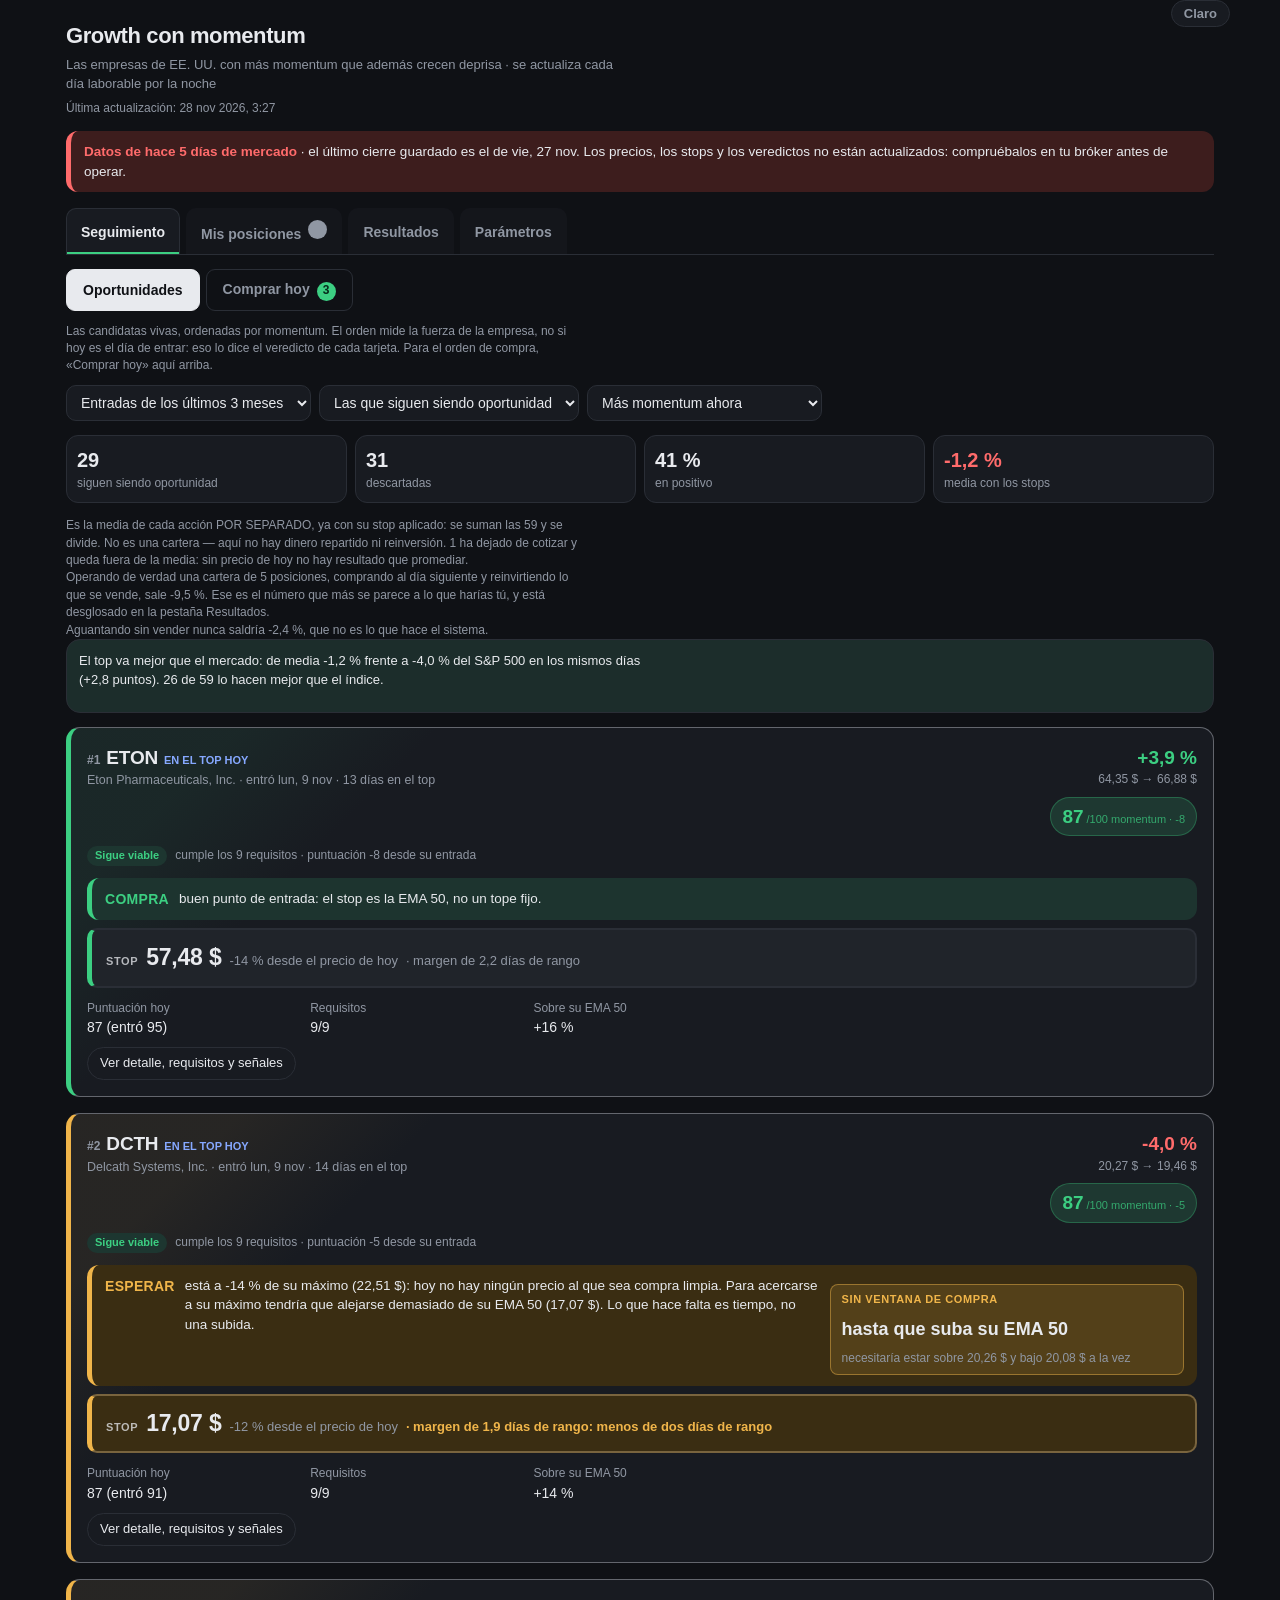
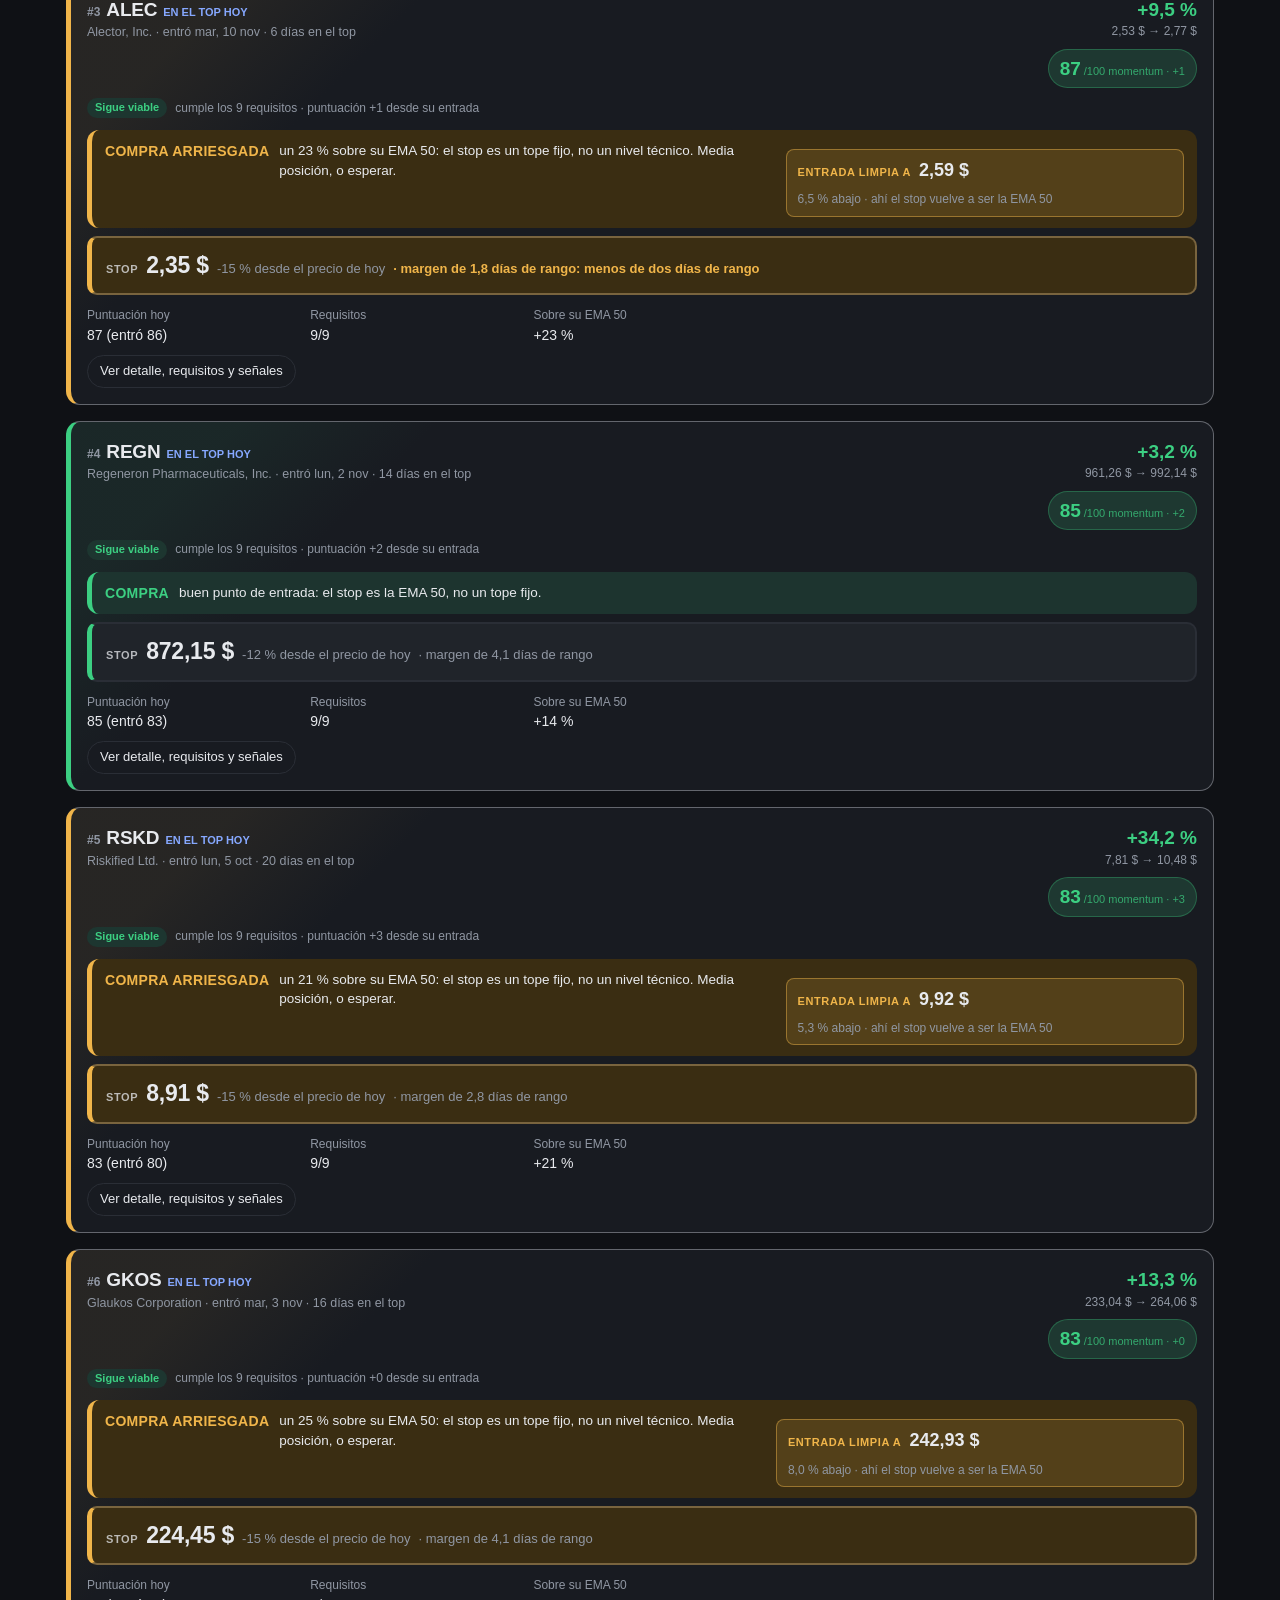
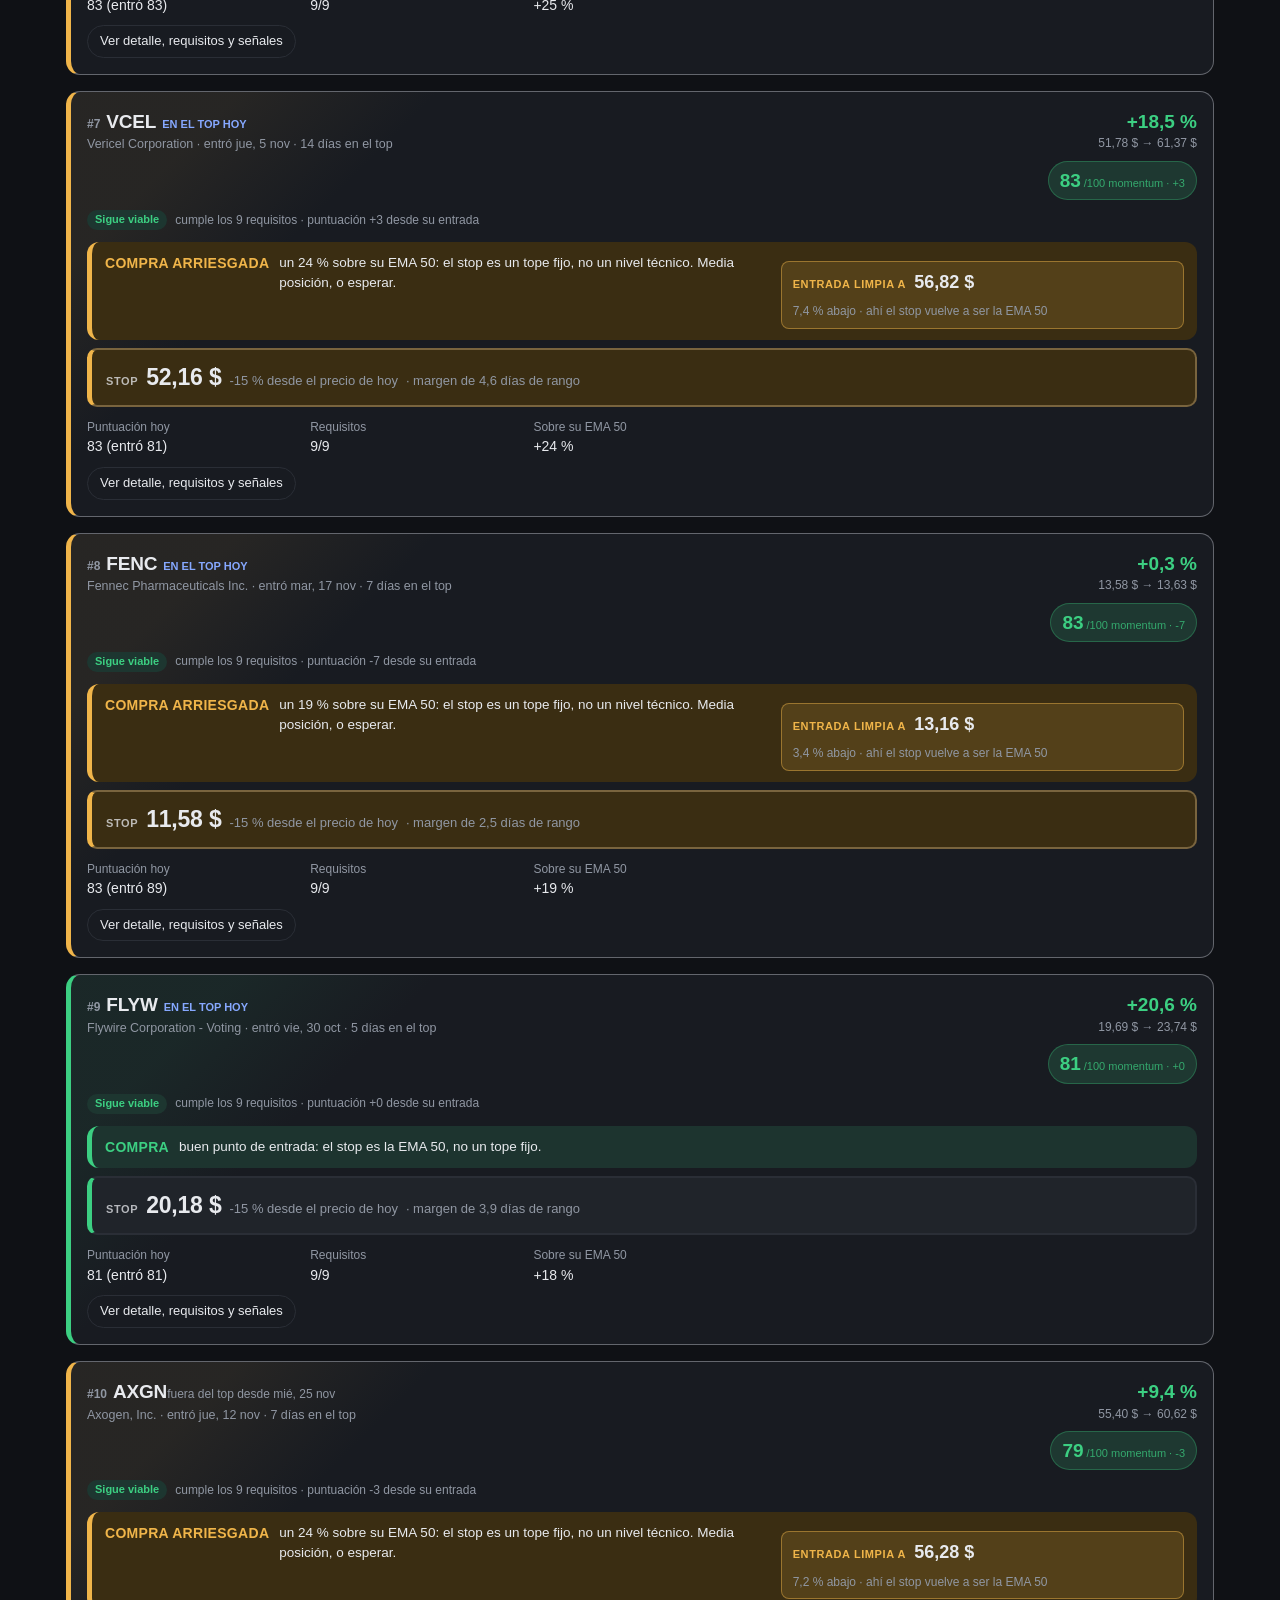
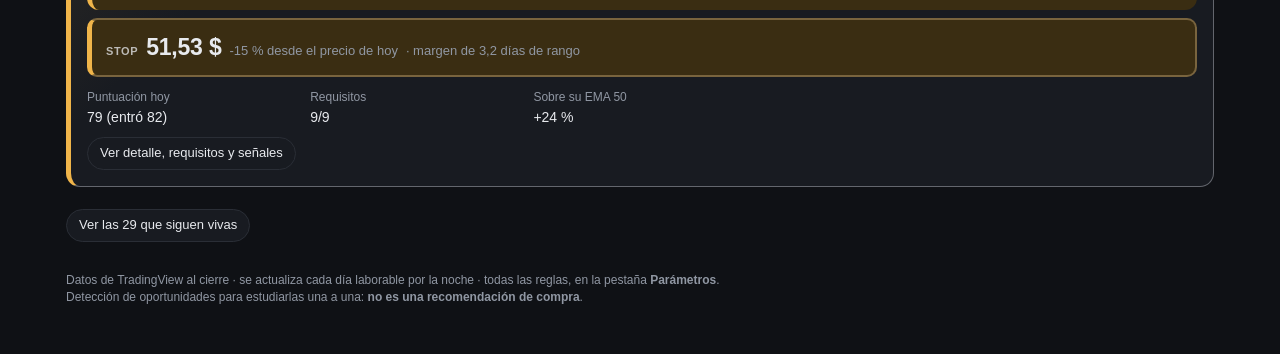
<file: docs/index.html>
<!doctype html>
<html lang="es">
<head>
<meta charset="utf-8">
<meta name="viewport" content="width=device-width,initial-scale=1">
<meta name="theme-color" content="#0f1115">
<meta name="description" content="Las empresas de EE. UU. con más momentum que además crecen deprisa.">
<link rel="manifest" href="manifest.json">
<link rel="icon" href="favicon-32.png?v=501b1dfb" sizes="32x32">
<link rel="apple-touch-icon" href="apple-touch-icon.png?v=501b1dfb">
<title>Growth con momentum</title>
<script>try{var t=localStorage.getItem('tema');if(t==='claro')document.documentElement.dataset.tema='claro'}catch(e){}</script>
<link rel="stylesheet" href="estilos.css?v=501b1dfb">
<link rel="stylesheet" href="extra.css?v=501b1dfb">
</head>
<body>
<main>
<button class="tema" id="tema" type="button" aria-label="Cambiar entre tema claro y oscuro"></button>
<h1>Growth con momentum</h1>
<p class="sub">Las empresas de EE. UU. con más momentum que además crecen deprisa · se actualiza cada día laborable por la noche</p>
<p class="act" id="act"></p>
<div class="aviso-viejo" id="viejo" hidden></div>
<div class="tabs"><button class="tab" data-v="seg" aria-selected="true">Seguimiento</button><button class="tab" data-v="pos" aria-selected="false">Mis posiciones<span class="cnt" id="npos" hidden></span></button><button class="tab" data-v="res" aria-selected="false">Resultados</button><button class="tab" data-v="par" aria-selected="false">Parámetros</button></div>
<div id="grupo-seg">
<div class="subtabs"><button class="subtab" data-s="seg" aria-selected="true">Oportunidades</button><button class="subtab" data-s="hoy" aria-selected="false">Comprar hoy<span class="cnt" id="nhoy" hidden></span></button></div>
<section id="vhoy" hidden>
<div class="banner" id="mercado" hidden></div>
<!-- El contexto del dia (sectores y cambios) se pliega: abres la app para ver que comprar, y antes
     de este cambio habia que bajar una pantalla entera para llegar a la primera accion. -->
<details id="dcontexto"><summary id="scontexto">Cambios de hoy y sectores</summary>
<details id="dsectores" open><summary>Sectores con más fuerza</summary><div class="blk" id="sectores" hidden></div></details>
<div class="blk cambios" id="cambios" hidden></div>
</details>
<p class="resumenlinea" id="stats"></p>
<div id="lista"></div>
<div class="row pie"><select id="dia" aria-label="Día"></select><select id="orden" aria-label="Ordenar"><option value="prioridad">Prioridad de compra</option><option value="score">Solo puntuación</option><option value="acel">Más aceleración del crecimiento</option><option value="g">Más crecimiento de ingresos</option><option value="dmax">Más cerca de máximos</option><option value="volrel">Más volumen relativo</option><option value="cambio">Más subida del día</option></select></div>
<div class="row pie"><button id="bpdf">Descargar PDF</button><button id="bcsv">Descargar Excel (CSV)</button><span class="sub" id="cuenta" style="margin:auto 0"></span></div>
<details id="marcha"><summary>Ya en marcha: cumplen todo pero están muy extendidas <span class="sub" id="nmarcha"></span></summary>
<p class="nota">Buenas empresas que ya se han disparado. Pueden seguir subiendo, pero comprarlas tan lejos de sus medias suele salir caro: lo habitual es que consoliden unas semanas y vuelvan a arrancar desde una base. Cuando eso pase, volverán al top automáticamente.</p>
<div id="lmarcha"></div></details>
</section>
<section id="vseg">
<p class="nota">Las candidatas vivas, ordenadas por momentum. El orden mide la fuerza de la empresa, no si hoy es el día de entrar: eso lo dice el veredicto de cada tarjeta. Para el orden de compra, «Comprar hoy» aquí arriba.</p>
<div class="row"><select id="per" aria-label="Periodo"><option value="5">Entradas de la última semana</option><option value="20">Entradas del último mes</option><option value="90" selected>Entradas de los últimos 3 meses</option></select><select id="segest" aria-label="Estado"><option value="" selected>Las que siguen siendo oportunidad</option><option value="top">Solo las del top de hoy</option><option value="fuera">Solo las descartadas</option><option value="todas">Todas</option></select><select id="segorden" aria-label="Ordenar"><option value="score" selected>Más momentum ahora</option><option value="reco">Las más recomendables ahora</option><option value="ret">Mejor resultado</option><option value="entrada">Entrada más reciente</option><option value="max">Mayor subida alcanzada</option></select></div>
<div id="rseg"></div>
</section>
</div>
<section id="vpos" hidden>
<p class="nota">Lo que has comprado. Cada día te digo si mantener o vender, y dónde está el stop.</p>
<div id="rpos"></div>
</section>
<section id="vpar" hidden>
<p class="nota">Todas las reglas que sigue el panel, una por una.</p>
<div id="rpar"></div>
</section>
<section id="vres" hidden>
<p class="nota">¿Funciona el sistema? Se compara lo que dijo el panel con lo que luego pasó.</p>
<div class="row"><select id="resorden" aria-label="Ordenar el registro"><option value="momentum" selected>Más momentum al entrar</option><option value="mejor">Las que mejor van</option><option value="peor">Las que peor van</option><option value="reciente">Entrada más reciente</option><option value="antigua">Entrada más antigua</option><option value="recorrido">Más sesiones de recorrido</option><option value="indice">Mejor frente al S&amp;P 500</option></select><select id="resver" aria-label="Cuántas"><option value="15" selected>Las 15 primeras</option><option value="0">Todas</option></select></div>
<div id="rres"></div>
</section>
<footer>Datos de TradingView al cierre · se actualiza cada día laborable por la noche · todas las reglas, en la pestaña <b>Parámetros</b>.<br>Detección de oportunidades para estudiarlas una a una: <b>no es una recomendación de compra</b>.</footer>
</main>
<script>window.VERSION="501b1dfb";</script>
<script src="reglas.js?v=501b1dfb"></script>
<script src="puntuacion.js?v=501b1dfb"></script>
<script src="app.js?v=501b1dfb"></script>
<script src="hoy.js?v=501b1dfb"></script>
<script src="seguimiento.js?v=501b1dfb"></script>
<script src="posiciones.js?v=501b1dfb"></script>
<script src="resultados.js?v=501b1dfb"></script>
<script src="parametros.js?v=501b1dfb"></script>
<script src="export.js?v=501b1dfb"></script>
</body>
</html>
</file>
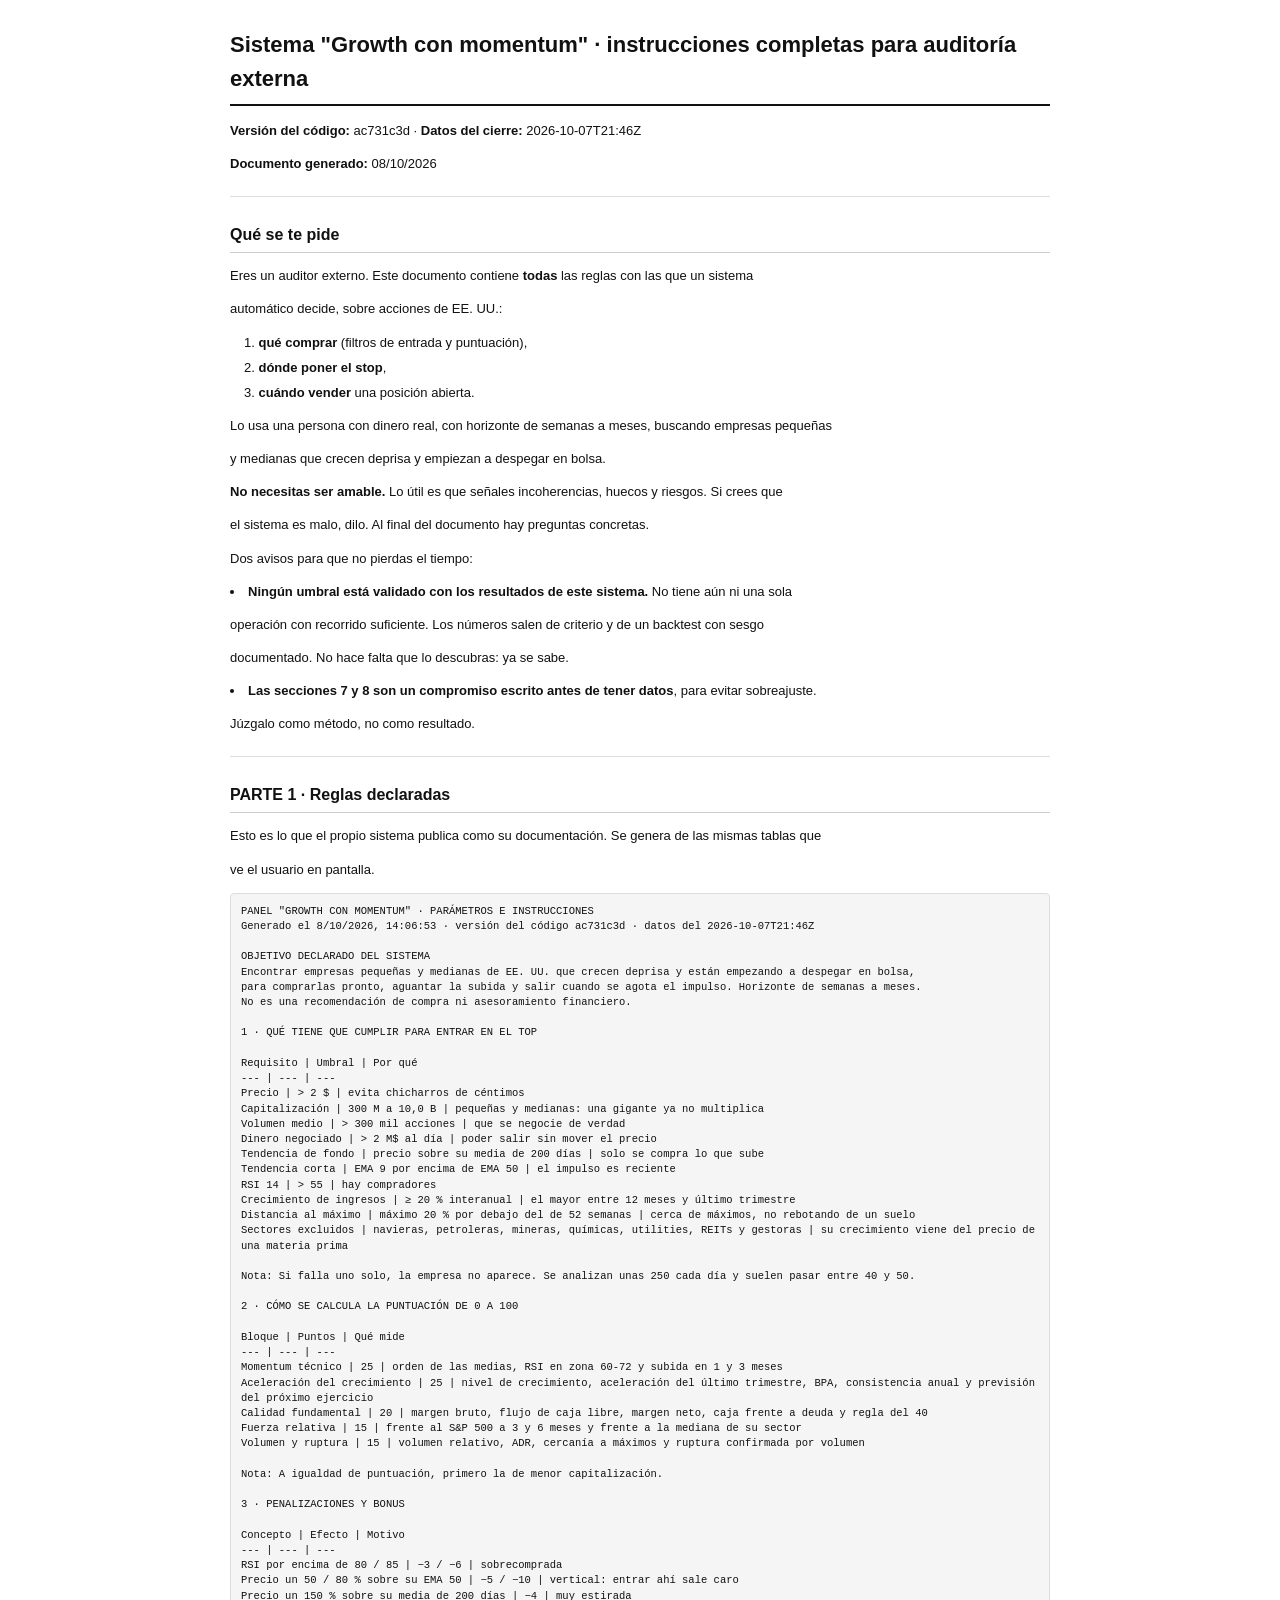
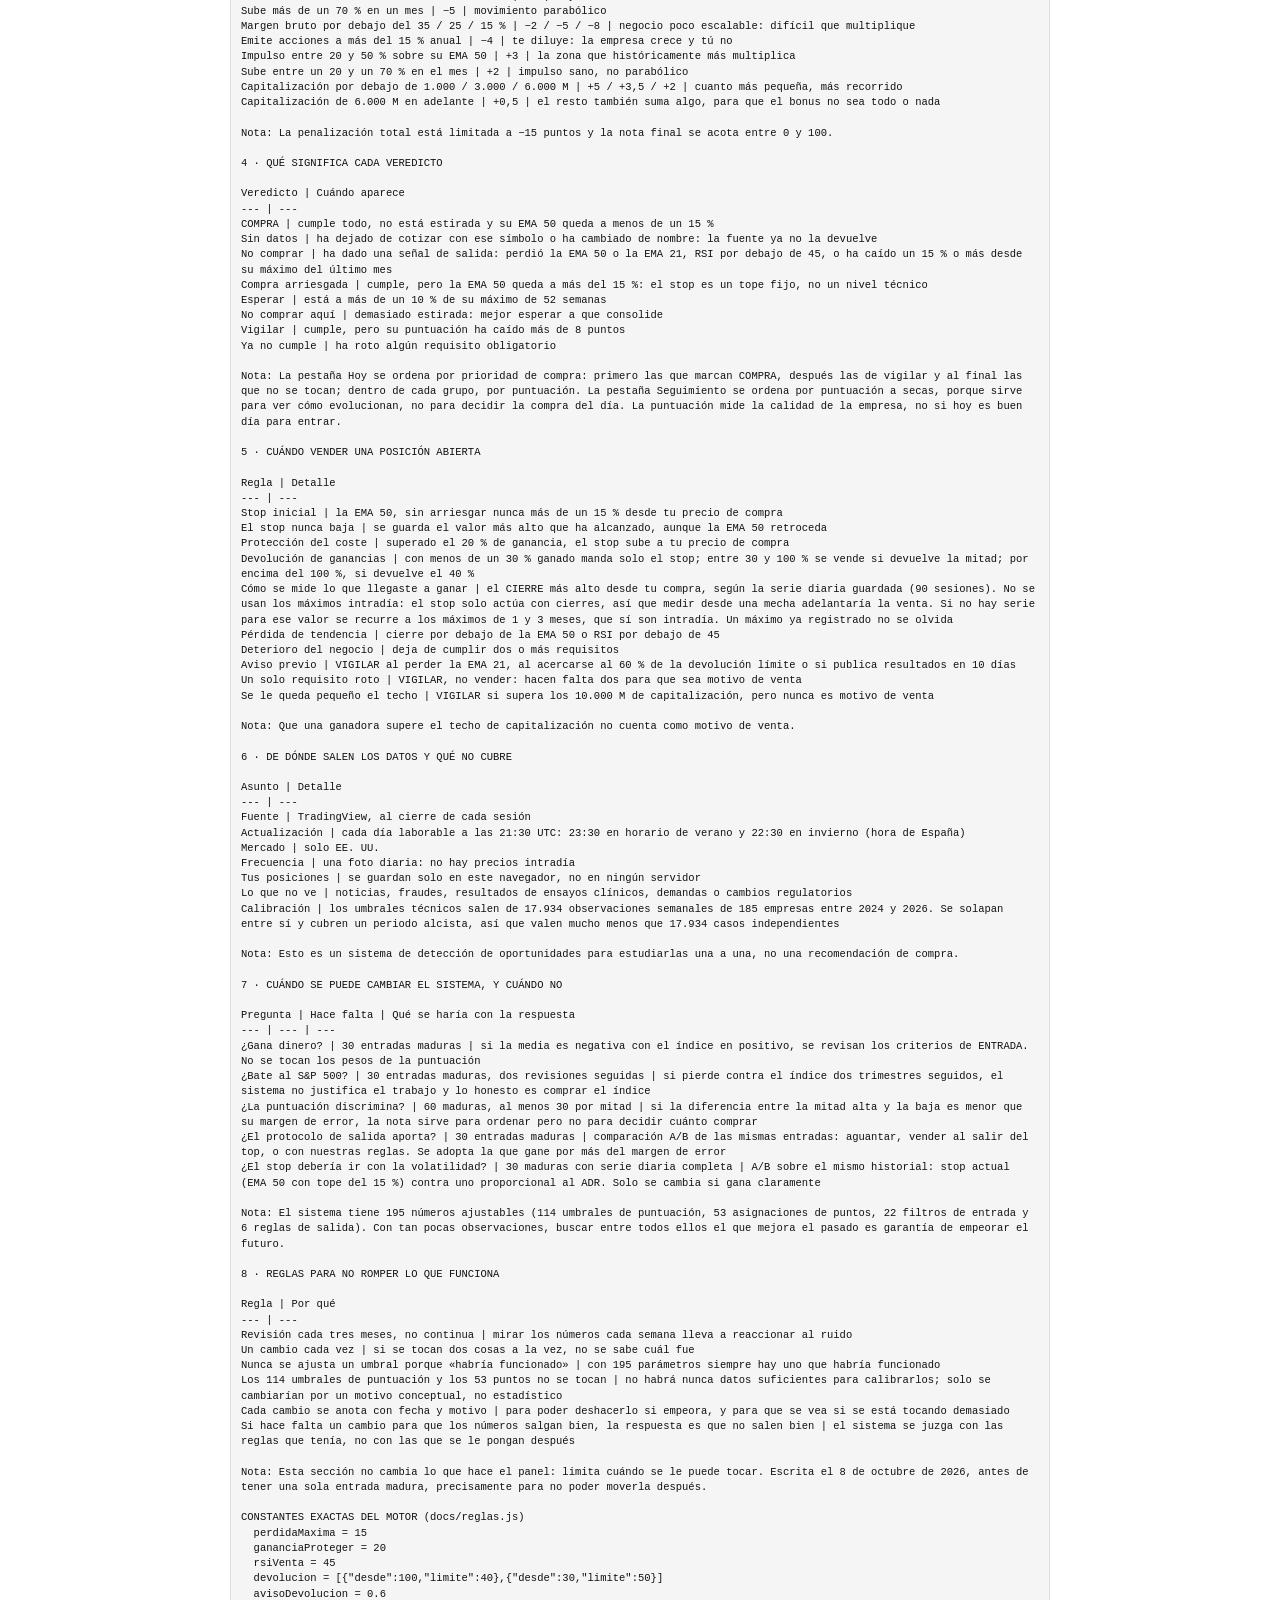
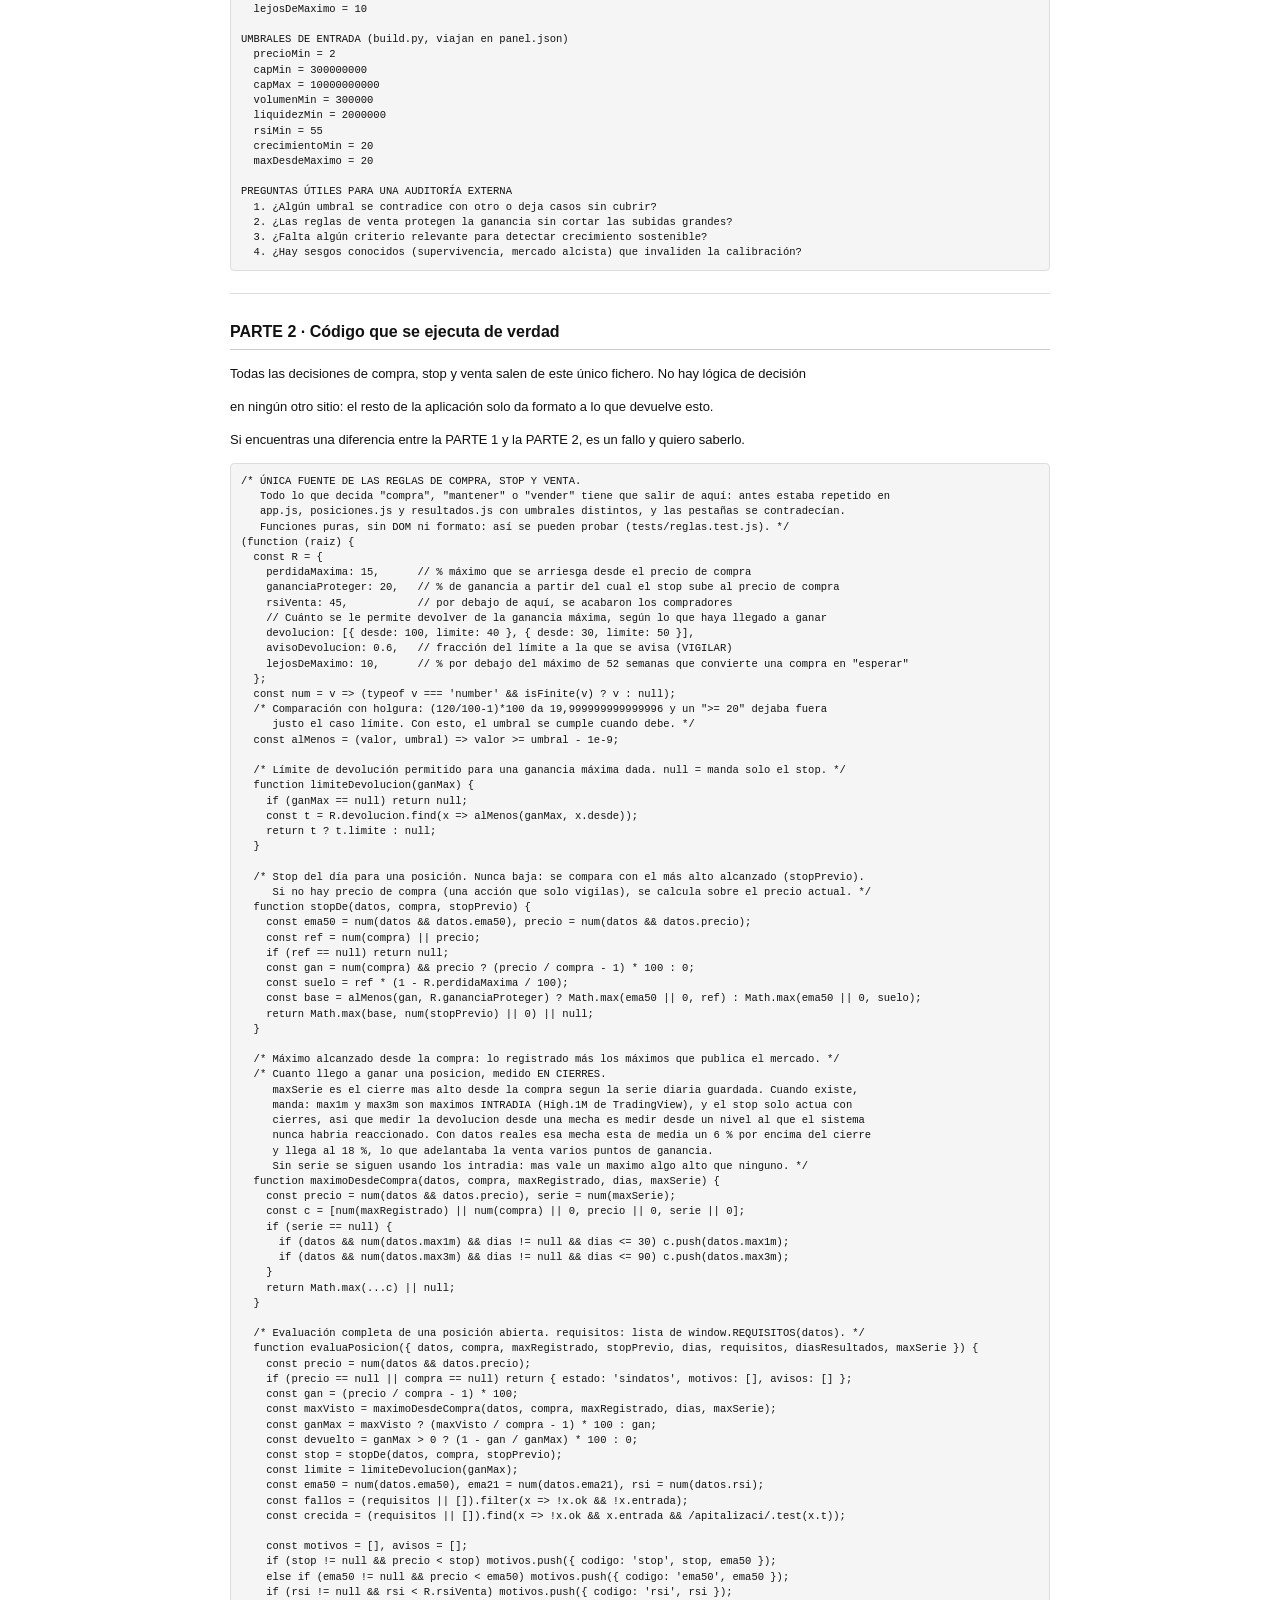
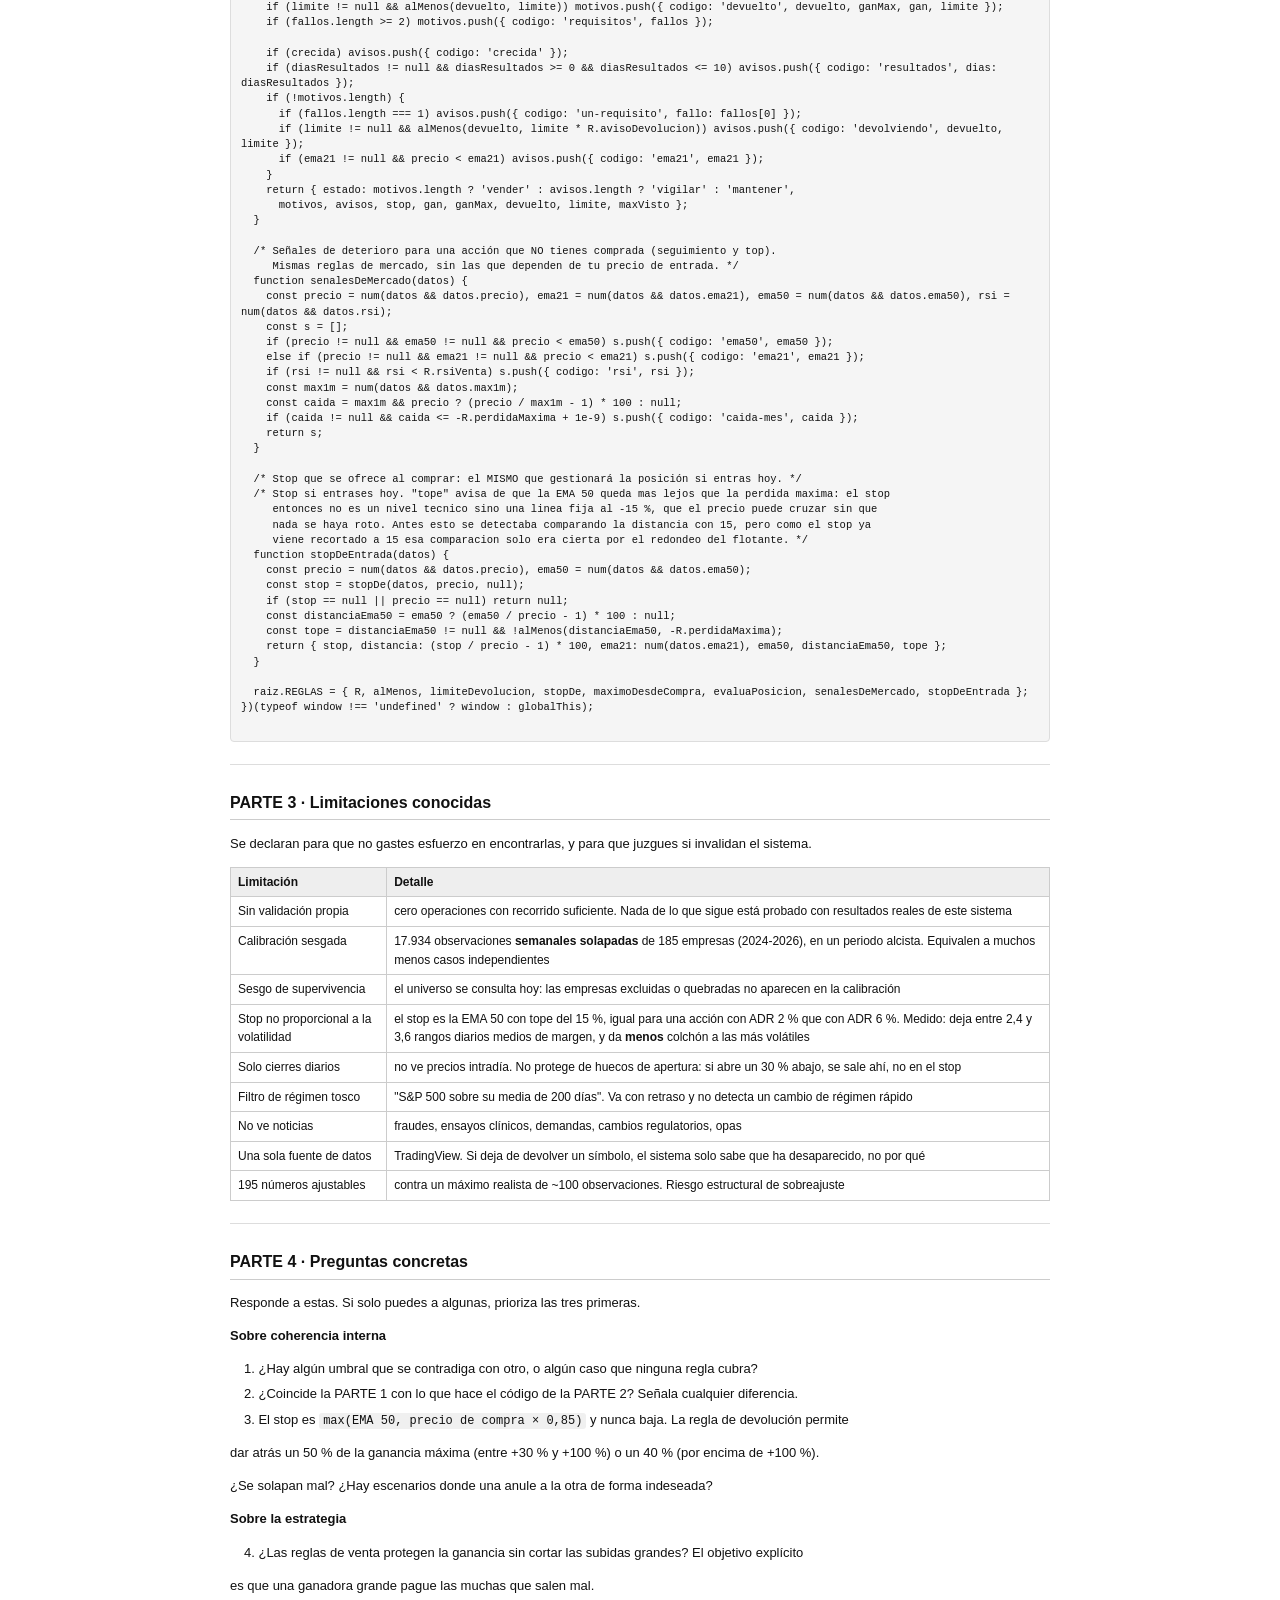
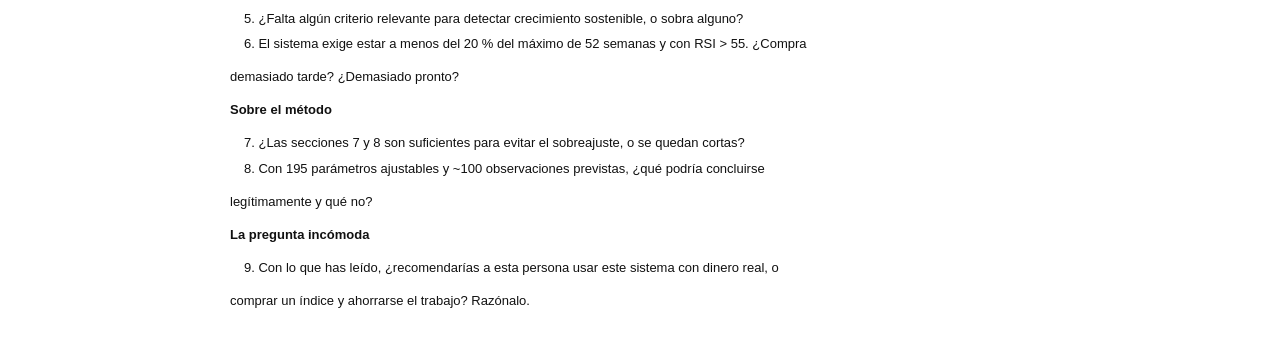
<file: auditoria/instrucciones-para-auditoria.html>
<!doctype html><html lang="es"><head><meta charset="utf-8">
<title>Auditoría · Growth con momentum ac731c3d</title>
<style>
 body{font:13px/1.55 -apple-system,Segoe UI,Roboto,sans-serif;max-width:820px;margin:28px auto;padding:0 20px;color:#111}
 h1{font-size:22px;border-bottom:2px solid #111;padding-bottom:8px}
 h2{font-size:16px;margin-top:26px;border-bottom:1px solid #ccc;padding-bottom:4px}
 pre{background:#f5f5f5;border:1px solid #ddd;padding:10px;font:10.5px/1.45 ui-monospace,Menlo,monospace;
   white-space:pre-wrap;word-break:break-word;border-radius:4px}
 table{border-collapse:collapse;width:100%;margin:10px 0;font-size:12px}
 td{border:1px solid #ccc;padding:5px 7px;vertical-align:top}
 tr:first-child td{background:#eee;font-weight:600}
 code{background:#f0f0f0;padding:1px 4px;border-radius:3px;font-size:12px}
 hr{border:0;border-top:1px solid #ddd;margin:22px 0}
 p.n{margin:5px 0 5px 14px}
 li{margin:3px 0}
 @media print{body{margin:0;max-width:none} h2{page-break-after:avoid} pre,table{page-break-inside:avoid}}
</style></head><body>
<h1>Sistema &quot;Growth con momentum&quot; · instrucciones completas para auditoría externa</h1>
<p><b>Versión del código:</b> ac731c3d  ·  <b>Datos del cierre:</b> 2026-10-07T21:46Z</p>
<p><b>Documento generado:</b> 08/10/2026</p>
<hr>
<h2>Qué se te pide</h2>
<p>Eres un auditor externo. Este documento contiene <b>todas</b> las reglas con las que un sistema</p>
<p>automático decide, sobre acciones de EE. UU.:</p>
<p class="n">1. <b>qué comprar</b> (filtros de entrada y puntuación),</p>
<p class="n">2. <b>dónde poner el stop</b>,</p>
<p class="n">3. <b>cuándo vender</b> una posición abierta.</p>
<p>Lo usa una persona con dinero real, con horizonte de semanas a meses, buscando empresas pequeñas</p>
<p>y medianas que crecen deprisa y empiezan a despegar en bolsa.</p>
<p><b>No necesitas ser amable.</b> Lo útil es que señales incoherencias, huecos y riesgos. Si crees que</p>
<p>el sistema es malo, dilo. Al final del documento hay preguntas concretas.</p>
<p>Dos avisos para que no pierdas el tiempo:</p>
<li><b>Ningún umbral está validado con los resultados de este sistema.</b> No tiene aún ni una sola</li>
<p>  operación con recorrido suficiente. Los números salen de criterio y de un backtest con sesgo</p>
<p>  documentado. No hace falta que lo descubras: ya se sabe.</p>
<li><b>Las secciones 7 y 8 son un compromiso escrito antes de tener datos</b>, para evitar sobreajuste.</li>
<p>  Júzgalo como método, no como resultado.</p>
<hr>
<h2>PARTE 1 · Reglas declaradas</h2>
<p>Esto es lo que el propio sistema publica como su documentación. Se genera de las mismas tablas que</p>
<p>ve el usuario en pantalla.</p>
<pre>
PANEL &quot;GROWTH CON MOMENTUM&quot; · PARÁMETROS E INSTRUCCIONES
Generado el 8/10/2026, 14:06:53 · versión del código ac731c3d · datos del 2026-10-07T21:46Z

OBJETIVO DECLARADO DEL SISTEMA
Encontrar empresas pequeñas y medianas de EE. UU. que crecen deprisa y están empezando a despegar en bolsa,
para comprarlas pronto, aguantar la subida y salir cuando se agota el impulso. Horizonte de semanas a meses.
No es una recomendación de compra ni asesoramiento financiero.

1 · QUÉ TIENE QUE CUMPLIR PARA ENTRAR EN EL TOP

Requisito | Umbral | Por qué
--- | --- | ---
Precio | &gt; 2 $ | evita chicharros de céntimos
Capitalización | 300 M a 10,0 B | pequeñas y medianas: una gigante ya no multiplica
Volumen medio | &gt; 300 mil acciones | que se negocie de verdad
Dinero negociado | &gt; 2 M$ al día | poder salir sin mover el precio
Tendencia de fondo | precio sobre su media de 200 días | solo se compra lo que sube
Tendencia corta | EMA 9 por encima de EMA 50 | el impulso es reciente
RSI 14 | &gt; 55 | hay compradores
Crecimiento de ingresos | ≥ 20 % interanual | el mayor entre 12 meses y último trimestre
Distancia al máximo | máximo 20 % por debajo del de 52 semanas | cerca de máximos, no rebotando de un suelo
Sectores excluidos | navieras, petroleras, mineras, químicas, utilities, REITs y gestoras | su crecimiento viene del precio de una materia prima

Nota: Si falla uno solo, la empresa no aparece. Se analizan unas 250 cada día y suelen pasar entre 40 y 50.

2 · CÓMO SE CALCULA LA PUNTUACIÓN DE 0 A 100

Bloque | Puntos | Qué mide
--- | --- | ---
Momentum técnico | 25 | orden de las medias, RSI en zona 60-72 y subida en 1 y 3 meses
Aceleración del crecimiento | 25 | nivel de crecimiento, aceleración del último trimestre, BPA, consistencia anual y previsión del próximo ejercicio
Calidad fundamental | 20 | margen bruto, flujo de caja libre, margen neto, caja frente a deuda y regla del 40
Fuerza relativa | 15 | frente al S&amp;P 500 a 3 y 6 meses y frente a la mediana de su sector
Volumen y ruptura | 15 | volumen relativo, ADR, cercanía a máximos y ruptura confirmada por volumen

Nota: A igualdad de puntuación, primero la de menor capitalización.

3 · PENALIZACIONES Y BONUS

Concepto | Efecto | Motivo
--- | --- | ---
RSI por encima de 80 / 85 | −3 / −6 | sobrecomprada
Precio un 50 / 80 % sobre su EMA 50 | −5 / −10 | vertical: entrar ahí sale caro
Precio un 150 % sobre su media de 200 días | −4 | muy estirada
Sube más de un 70 % en un mes | −5 | movimiento parabólico
Margen bruto por debajo del 35 / 25 / 15 % | −2 / −5 / −8 | negocio poco escalable: difícil que multiplique
Emite acciones a más del 15 % anual | −4 | te diluye: la empresa crece y tú no
Impulso entre 20 y 50 % sobre su EMA 50 | +3 | la zona que históricamente más multiplica
Sube entre un 20 y un 70 % en el mes | +2 | impulso sano, no parabólico
Capitalización por debajo de 1.000 / 3.000 / 6.000 M | +5 / +3,5 / +2 | cuanto más pequeña, más recorrido
Capitalización de 6.000 M en adelante | +0,5 | el resto también suma algo, para que el bonus no sea todo o nada

Nota: La penalización total está limitada a −15 puntos y la nota final se acota entre 0 y 100.

4 · QUÉ SIGNIFICA CADA VEREDICTO

Veredicto | Cuándo aparece
--- | ---
COMPRA | cumple todo, no está estirada y su EMA 50 queda a menos de un 15 %
Sin datos | ha dejado de cotizar con ese símbolo o ha cambiado de nombre: la fuente ya no la devuelve
No comprar | ha dado una señal de salida: perdió la EMA 50 o la EMA 21, RSI por debajo de 45, o ha caído un 15 % o más desde su máximo del último mes
Compra arriesgada | cumple, pero la EMA 50 queda a más del 15 %: el stop es un tope fijo, no un nivel técnico
Esperar | está a más de un 10 % de su máximo de 52 semanas
No comprar aquí | demasiado estirada: mejor esperar a que consolide
Vigilar | cumple, pero su puntuación ha caído más de 8 puntos
Ya no cumple | ha roto algún requisito obligatorio

Nota: La pestaña Hoy se ordena por prioridad de compra: primero las que marcan COMPRA, después las de vigilar y al final las que no se tocan; dentro de cada grupo, por puntuación. La pestaña Seguimiento se ordena por puntuación a secas, porque sirve para ver cómo evolucionan, no para decidir la compra del día. La puntuación mide la calidad de la empresa, no si hoy es buen día para entrar.

5 · CUÁNDO VENDER UNA POSICIÓN ABIERTA

Regla | Detalle
--- | ---
Stop inicial | la EMA 50, sin arriesgar nunca más de un 15 % desde tu precio de compra
El stop nunca baja | se guarda el valor más alto que ha alcanzado, aunque la EMA 50 retroceda
Protección del coste | superado el 20 % de ganancia, el stop sube a tu precio de compra
Devolución de ganancias | con menos de un 30 % ganado manda solo el stop; entre 30 y 100 % se vende si devuelve la mitad; por encima del 100 %, si devuelve el 40 %
Cómo se mide lo que llegaste a ganar | el CIERRE más alto desde tu compra, según la serie diaria guardada (90 sesiones). No se usan los máximos intradía: el stop solo actúa con cierres, así que medir desde una mecha adelantaría la venta. Si no hay serie para ese valor se recurre a los máximos de 1 y 3 meses, que sí son intradía. Un máximo ya registrado no se olvida
Pérdida de tendencia | cierre por debajo de la EMA 50 o RSI por debajo de 45
Deterioro del negocio | deja de cumplir dos o más requisitos
Aviso previo | VIGILAR al perder la EMA 21, al acercarse al 60 % de la devolución límite o si publica resultados en 10 días
Un solo requisito roto | VIGILAR, no vender: hacen falta dos para que sea motivo de venta
Se le queda pequeño el techo | VIGILAR si supera los 10.000 M de capitalización, pero nunca es motivo de venta

Nota: Que una ganadora supere el techo de capitalización no cuenta como motivo de venta.

6 · DE DÓNDE SALEN LOS DATOS Y QUÉ NO CUBRE

Asunto | Detalle
--- | ---
Fuente | TradingView, al cierre de cada sesión
Actualización | cada día laborable a las 21:30 UTC: 23:30 en horario de verano y 22:30 en invierno (hora de España)
Mercado | solo EE. UU.
Frecuencia | una foto diaria: no hay precios intradía
Tus posiciones | se guardan solo en este navegador, no en ningún servidor
Lo que no ve | noticias, fraudes, resultados de ensayos clínicos, demandas o cambios regulatorios
Calibración | los umbrales técnicos salen de 17.934 observaciones semanales de 185 empresas entre 2024 y 2026. Se solapan entre sí y cubren un periodo alcista, así que valen mucho menos que 17.934 casos independientes

Nota: Esto es un sistema de detección de oportunidades para estudiarlas una a una, no una recomendación de compra.

7 · CUÁNDO SE PUEDE CAMBIAR EL SISTEMA, Y CUÁNDO NO

Pregunta | Hace falta | Qué se haría con la respuesta
--- | --- | ---
¿Gana dinero? | 30 entradas maduras | si la media es negativa con el índice en positivo, se revisan los criterios de ENTRADA. No se tocan los pesos de la puntuación
¿Bate al S&amp;P 500? | 30 entradas maduras, dos revisiones seguidas | si pierde contra el índice dos trimestres seguidos, el sistema no justifica el trabajo y lo honesto es comprar el índice
¿La puntuación discrimina? | 60 maduras, al menos 30 por mitad | si la diferencia entre la mitad alta y la baja es menor que su margen de error, la nota sirve para ordenar pero no para decidir cuánto comprar
¿El protocolo de salida aporta? | 30 entradas maduras | comparación A/B de las mismas entradas: aguantar, vender al salir del top, o con nuestras reglas. Se adopta la que gane por más del margen de error
¿El stop debería ir con la volatilidad? | 30 maduras con serie diaria completa | A/B sobre el mismo historial: stop actual (EMA 50 con tope del 15 %) contra uno proporcional al ADR. Solo se cambia si gana claramente

Nota: El sistema tiene 195 números ajustables (114 umbrales de puntuación, 53 asignaciones de puntos, 22 filtros de entrada y 6 reglas de salida). Con tan pocas observaciones, buscar entre todos ellos el que mejora el pasado es garantía de empeorar el futuro.

8 · REGLAS PARA NO ROMPER LO QUE FUNCIONA

Regla | Por qué
--- | ---
Revisión cada tres meses, no continua | mirar los números cada semana lleva a reaccionar al ruido
Un cambio cada vez | si se tocan dos cosas a la vez, no se sabe cuál fue
Nunca se ajusta un umbral porque «habría funcionado» | con 195 parámetros siempre hay uno que habría funcionado
Los 114 umbrales de puntuación y los 53 puntos no se tocan | no habrá nunca datos suficientes para calibrarlos; solo se cambiarían por un motivo conceptual, no estadístico
Cada cambio se anota con fecha y motivo | para poder deshacerlo si empeora, y para que se vea si se está tocando demasiado
Si hace falta un cambio para que los números salgan bien, la respuesta es que no salen bien | el sistema se juzga con las reglas que tenía, no con las que se le pongan después

Nota: Esta sección no cambia lo que hace el panel: limita cuándo se le puede tocar. Escrita el 8 de octubre de 2026, antes de tener una sola entrada madura, precisamente para no poder moverla después.

CONSTANTES EXACTAS DEL MOTOR (docs/reglas.js)
  perdidaMaxima = 15
  gananciaProteger = 20
  rsiVenta = 45
  devolucion = [{&quot;desde&quot;:100,&quot;limite&quot;:40},{&quot;desde&quot;:30,&quot;limite&quot;:50}]
  avisoDevolucion = 0.6
  lejosDeMaximo = 10

UMBRALES DE ENTRADA (build.py, viajan en panel.json)
  precioMin = 2
  capMin = 300000000
  capMax = 10000000000
  volumenMin = 300000
  liquidezMin = 2000000
  rsiMin = 55
  crecimientoMin = 20
  maxDesdeMaximo = 20

PREGUNTAS ÚTILES PARA UNA AUDITORÍA EXTERNA
  1. ¿Algún umbral se contradice con otro o deja casos sin cubrir?
  2. ¿Las reglas de venta protegen la ganancia sin cortar las subidas grandes?
  3. ¿Falta algún criterio relevante para detectar crecimiento sostenible?
  4. ¿Hay sesgos conocidos (supervivencia, mercado alcista) que invaliden la calibración?
</pre>
<hr>
<h2>PARTE 2 · Código que se ejecuta de verdad</h2>
<p>Todas las decisiones de compra, stop y venta salen de este único fichero. No hay lógica de decisión</p>
<p>en ningún otro sitio: el resto de la aplicación solo da formato a lo que devuelve esto.</p>
<p>Si encuentras una diferencia entre la PARTE 1 y la PARTE 2, es un fallo y quiero saberlo.</p>
<pre>
/* ÚNICA FUENTE DE LAS REGLAS DE COMPRA, STOP Y VENTA.
   Todo lo que decida &quot;compra&quot;, &quot;mantener&quot; o &quot;vender&quot; tiene que salir de aquí: antes estaba repetido en
   app.js, posiciones.js y resultados.js con umbrales distintos, y las pestañas se contradecían.
   Funciones puras, sin DOM ni formato: así se pueden probar (tests/reglas.test.js). */
(function (raiz) {
  const R = {
    perdidaMaxima: 15,      // % máximo que se arriesga desde el precio de compra
    gananciaProteger: 20,   // % de ganancia a partir del cual el stop sube al precio de compra
    rsiVenta: 45,           // por debajo de aquí, se acabaron los compradores
    // Cuánto se le permite devolver de la ganancia máxima, según lo que haya llegado a ganar
    devolucion: [{ desde: 100, limite: 40 }, { desde: 30, limite: 50 }],
    avisoDevolucion: 0.6,   // fracción del límite a la que se avisa (VIGILAR)
    lejosDeMaximo: 10,      // % por debajo del máximo de 52 semanas que convierte una compra en &quot;esperar&quot;
  };
  const num = v =&gt; (typeof v === &#x27;number&#x27; &amp;&amp; isFinite(v) ? v : null);
  /* Comparación con holgura: (120/100-1)*100 da 19,999999999999996 y un &quot;&gt;= 20&quot; dejaba fuera
     justo el caso límite. Con esto, el umbral se cumple cuando debe. */
  const alMenos = (valor, umbral) =&gt; valor &gt;= umbral - 1e-9;

  /* Límite de devolución permitido para una ganancia máxima dada. null = manda solo el stop. */
  function limiteDevolucion(ganMax) {
    if (ganMax == null) return null;
    const t = R.devolucion.find(x =&gt; alMenos(ganMax, x.desde));
    return t ? t.limite : null;
  }

  /* Stop del día para una posición. Nunca baja: se compara con el más alto alcanzado (stopPrevio).
     Si no hay precio de compra (una acción que solo vigilas), se calcula sobre el precio actual. */
  function stopDe(datos, compra, stopPrevio) {
    const ema50 = num(datos &amp;&amp; datos.ema50), precio = num(datos &amp;&amp; datos.precio);
    const ref = num(compra) || precio;
    if (ref == null) return null;
    const gan = num(compra) &amp;&amp; precio ? (precio / compra - 1) * 100 : 0;
    const suelo = ref * (1 - R.perdidaMaxima / 100);
    const base = alMenos(gan, R.gananciaProteger) ? Math.max(ema50 || 0, ref) : Math.max(ema50 || 0, suelo);
    return Math.max(base, num(stopPrevio) || 0) || null;
  }

  /* Máximo alcanzado desde la compra: lo registrado más los máximos que publica el mercado. */
  /* Cuanto llego a ganar una posicion, medido EN CIERRES.
     maxSerie es el cierre mas alto desde la compra segun la serie diaria guardada. Cuando existe,
     manda: max1m y max3m son maximos INTRADIA (High.1M de TradingView), y el stop solo actua con
     cierres, asi que medir la devolucion desde una mecha es medir desde un nivel al que el sistema
     nunca habria reaccionado. Con datos reales esa mecha esta de media un 6 % por encima del cierre
     y llega al 18 %, lo que adelantaba la venta varios puntos de ganancia.
     Sin serie se siguen usando los intradia: mas vale un maximo algo alto que ninguno. */
  function maximoDesdeCompra(datos, compra, maxRegistrado, dias, maxSerie) {
    const precio = num(datos &amp;&amp; datos.precio), serie = num(maxSerie);
    const c = [num(maxRegistrado) || num(compra) || 0, precio || 0, serie || 0];
    if (serie == null) {
      if (datos &amp;&amp; num(datos.max1m) &amp;&amp; dias != null &amp;&amp; dias &lt;= 30) c.push(datos.max1m);
      if (datos &amp;&amp; num(datos.max3m) &amp;&amp; dias != null &amp;&amp; dias &lt;= 90) c.push(datos.max3m);
    }
    return Math.max(...c) || null;
  }

  /* Evaluación completa de una posición abierta. requisitos: lista de window.REQUISITOS(datos). */
  function evaluaPosicion({ datos, compra, maxRegistrado, stopPrevio, dias, requisitos, diasResultados, maxSerie }) {
    const precio = num(datos &amp;&amp; datos.precio);
    if (precio == null || compra == null) return { estado: &#x27;sindatos&#x27;, motivos: [], avisos: [] };
    const gan = (precio / compra - 1) * 100;
    const maxVisto = maximoDesdeCompra(datos, compra, maxRegistrado, dias, maxSerie);
    const ganMax = maxVisto ? (maxVisto / compra - 1) * 100 : gan;
    const devuelto = ganMax &gt; 0 ? (1 - gan / ganMax) * 100 : 0;
    const stop = stopDe(datos, compra, stopPrevio);
    const limite = limiteDevolucion(ganMax);
    const ema50 = num(datos.ema50), ema21 = num(datos.ema21), rsi = num(datos.rsi);
    const fallos = (requisitos || []).filter(x =&gt; !x.ok &amp;&amp; !x.entrada);
    const crecida = (requisitos || []).find(x =&gt; !x.ok &amp;&amp; x.entrada &amp;&amp; /apitalizaci/.test(x.t));

    const motivos = [], avisos = [];
    if (stop != null &amp;&amp; precio &lt; stop) motivos.push({ codigo: &#x27;stop&#x27;, stop, ema50 });
    else if (ema50 != null &amp;&amp; precio &lt; ema50) motivos.push({ codigo: &#x27;ema50&#x27;, ema50 });
    if (rsi != null &amp;&amp; rsi &lt; R.rsiVenta) motivos.push({ codigo: &#x27;rsi&#x27;, rsi });
    if (limite != null &amp;&amp; alMenos(devuelto, limite)) motivos.push({ codigo: &#x27;devuelto&#x27;, devuelto, ganMax, gan, limite });
    if (fallos.length &gt;= 2) motivos.push({ codigo: &#x27;requisitos&#x27;, fallos });

    if (crecida) avisos.push({ codigo: &#x27;crecida&#x27; });
    if (diasResultados != null &amp;&amp; diasResultados &gt;= 0 &amp;&amp; diasResultados &lt;= 10) avisos.push({ codigo: &#x27;resultados&#x27;, dias: diasResultados });
    if (!motivos.length) {
      if (fallos.length === 1) avisos.push({ codigo: &#x27;un-requisito&#x27;, fallo: fallos[0] });
      if (limite != null &amp;&amp; alMenos(devuelto, limite * R.avisoDevolucion)) avisos.push({ codigo: &#x27;devolviendo&#x27;, devuelto, limite });
      if (ema21 != null &amp;&amp; precio &lt; ema21) avisos.push({ codigo: &#x27;ema21&#x27;, ema21 });
    }
    return { estado: motivos.length ? &#x27;vender&#x27; : avisos.length ? &#x27;vigilar&#x27; : &#x27;mantener&#x27;,
      motivos, avisos, stop, gan, ganMax, devuelto, limite, maxVisto };
  }

  /* Señales de deterioro para una acción que NO tienes comprada (seguimiento y top).
     Mismas reglas de mercado, sin las que dependen de tu precio de entrada. */
  function senalesDeMercado(datos) {
    const precio = num(datos &amp;&amp; datos.precio), ema21 = num(datos &amp;&amp; datos.ema21), ema50 = num(datos &amp;&amp; datos.ema50), rsi = num(datos &amp;&amp; datos.rsi);
    const s = [];
    if (precio != null &amp;&amp; ema50 != null &amp;&amp; precio &lt; ema50) s.push({ codigo: &#x27;ema50&#x27;, ema50 });
    else if (precio != null &amp;&amp; ema21 != null &amp;&amp; precio &lt; ema21) s.push({ codigo: &#x27;ema21&#x27;, ema21 });
    if (rsi != null &amp;&amp; rsi &lt; R.rsiVenta) s.push({ codigo: &#x27;rsi&#x27;, rsi });
    const max1m = num(datos &amp;&amp; datos.max1m);
    const caida = max1m &amp;&amp; precio ? (precio / max1m - 1) * 100 : null;
    if (caida != null &amp;&amp; caida &lt;= -R.perdidaMaxima + 1e-9) s.push({ codigo: &#x27;caida-mes&#x27;, caida });
    return s;
  }

  /* Stop que se ofrece al comprar: el MISMO que gestionará la posición si entras hoy. */
  /* Stop si entrases hoy. &quot;tope&quot; avisa de que la EMA 50 queda mas lejos que la perdida maxima: el stop
     entonces no es un nivel tecnico sino una linea fija al -15 %, que el precio puede cruzar sin que
     nada se haya roto. Antes esto se detectaba comparando la distancia con 15, pero como el stop ya
     viene recortado a 15 esa comparacion solo era cierta por el redondeo del flotante. */
  function stopDeEntrada(datos) {
    const precio = num(datos &amp;&amp; datos.precio), ema50 = num(datos &amp;&amp; datos.ema50);
    const stop = stopDe(datos, precio, null);
    if (stop == null || precio == null) return null;
    const distanciaEma50 = ema50 ? (ema50 / precio - 1) * 100 : null;
    const tope = distanciaEma50 != null &amp;&amp; !alMenos(distanciaEma50, -R.perdidaMaxima);
    return { stop, distancia: (stop / precio - 1) * 100, ema21: num(datos.ema21), ema50, distanciaEma50, tope };
  }

  raiz.REGLAS = { R, alMenos, limiteDevolucion, stopDe, maximoDesdeCompra, evaluaPosicion, senalesDeMercado, stopDeEntrada };
})(typeof window !== &#x27;undefined&#x27; ? window : globalThis);

</pre>
<hr>
<h2>PARTE 3 · Limitaciones conocidas</h2>
<p>Se declaran para que no gastes esfuerzo en encontrarlas, y para que juzgues si invalidan el sistema.</p>
<table><tr><td>Limitación</td><td>Detalle</td></tr>
<tr><td>Sin validación propia</td><td>cero operaciones con recorrido suficiente. Nada de lo que sigue está probado con resultados reales de este sistema</td></tr>
<tr><td>Calibración sesgada</td><td>17.934 observaciones <b>semanales solapadas</b> de 185 empresas (2024-2026), en un periodo alcista. Equivalen a muchos menos casos independientes</td></tr>
<tr><td>Sesgo de supervivencia</td><td>el universo se consulta hoy: las empresas excluidas o quebradas no aparecen en la calibración</td></tr>
<tr><td>Stop no proporcional a la volatilidad</td><td>el stop es la EMA 50 con tope del 15 %, igual para una acción con ADR 2 % que con ADR 6 %. Medido: deja entre 2,4 y 3,6 rangos diarios medios de margen, y da <b>menos</b> colchón a las más volátiles</td></tr>
<tr><td>Solo cierres diarios</td><td>no ve precios intradía. No protege de huecos de apertura: si abre un 30 % abajo, se sale ahí, no en el stop</td></tr>
<tr><td>Filtro de régimen tosco</td><td>&quot;S&amp;P 500 sobre su media de 200 días&quot;. Va con retraso y no detecta un cambio de régimen rápido</td></tr>
<tr><td>No ve noticias</td><td>fraudes, ensayos clínicos, demandas, cambios regulatorios, opas</td></tr>
<tr><td>Una sola fuente de datos</td><td>TradingView. Si deja de devolver un símbolo, el sistema solo sabe que ha desaparecido, no por qué</td></tr>
<tr><td>195 números ajustables</td><td>contra un máximo realista de ~100 observaciones. Riesgo estructural de sobreajuste</td></tr>
</table><hr>
<h2>PARTE 4 · Preguntas concretas</h2>
<p>Responde a estas. Si solo puedes a algunas, prioriza las tres primeras.</p>
<p><b>Sobre coherencia interna</b></p>
<p class="n">1. ¿Hay algún umbral que se contradiga con otro, o algún caso que ninguna regla cubra?</p>
<p class="n">2. ¿Coincide la PARTE 1 con lo que hace el código de la PARTE 2? Señala cualquier diferencia.</p>
<p class="n">3. El stop es <code>max(EMA 50, precio de compra × 0,85)</code> y nunca baja. La regla de devolución permite</p>
<p>   dar atrás un 50 % de la ganancia máxima (entre +30 % y +100 %) o un 40 % (por encima de +100 %).</p>
<p>   ¿Se solapan mal? ¿Hay escenarios donde una anule a la otra de forma indeseada?</p>
<p><b>Sobre la estrategia</b></p>
<p class="n">4. ¿Las reglas de venta protegen la ganancia sin cortar las subidas grandes? El objetivo explícito</p>
<p>   es que una ganadora grande pague las muchas que salen mal.</p>
<p class="n">5. ¿Falta algún criterio relevante para detectar crecimiento sostenible, o sobra alguno?</p>
<p class="n">6. El sistema exige estar a menos del 20 % del máximo de 52 semanas y con RSI &gt; 55. ¿Compra</p>
<p>   demasiado tarde? ¿Demasiado pronto?</p>
<p><b>Sobre el método</b></p>
<p class="n">7. ¿Las secciones 7 y 8 son suficientes para evitar el sobreajuste, o se quedan cortas?</p>
<p class="n">8. Con 195 parámetros ajustables y ~100 observaciones previstas, ¿qué podría concluirse</p>
<p>   legítimamente y qué no?</p>
<p><b>La pregunta incómoda</b></p>
<p class="n">9. Con lo que has leído, ¿recomendarías a esta persona usar este sistema con dinero real, o</p>
<p>   comprar un índice y ahorrarse el trabajo? Razónalo.</p>
</body></html>
</file>
<file: docs/estilos.css>
:root{color-scheme:dark;--bg:#0f1115;--card:#181b21;--text:#e8eaee;--muted:#9097a3;--line:#2a2e36;--up:#3ccf82;--down:#ff6b6b;--warn:#f0b54a;--warnbg:#3a2d12;--info:#86a8ff;--infobg:#1c2742;--badbg:#3d1d1d;--acc:#e8eaee;--acctext:#0f1115}
:root[data-tema="claro"]{color-scheme:light;--bg:#f6f7f9;--card:#fff;--text:#14171c;--muted:#68707c;--line:#e3e6ea;--up:#0f8a4b;--down:#c62f2f;--warn:#9a6400;--warnbg:#fff4dc;--info:#2453b8;--infobg:#e8effd;--badbg:#fde9e9;--acc:#14171c;--acctext:#fff}
*{box-sizing:border-box}
body{margin:0;overflow-x:hidden;background:var(--bg);color:var(--text);font:15px/1.45 -apple-system,BlinkMacSystemFont,"Segoe UI",Roboto,sans-serif}
main{max-width:1180px;margin:0 auto;padding:20px 16px 48px}
h1{font-size:22px;margin:0 0 4px}
.sub{color:var(--muted);font-size:13px;margin:0 0 16px}
.row{display:flex;gap:8px;flex-wrap:wrap;margin-bottom:10px}
select,input,button{font:inherit;font-size:14px;padding:8px 10px;border-radius:10px;border:1px solid var(--line);background:var(--card);color:var(--text)}
input{flex:1;min-width:140px}
button{cursor:pointer}
button.main{background:var(--acc);color:var(--acctext);border-color:var(--acc);font-weight:600}
.chip{border-radius:999px;padding:6px 12px;font-size:13px}
.chip[aria-pressed=true]{background:var(--acc);color:var(--acctext);border-color:var(--acc)}
.stats{display:grid;grid-template-columns:repeat(4,1fr);gap:8px;margin:14px 0}
.stat{background:var(--card);border:1px solid var(--line);border-radius:12px;padding:10px;font-size:12px;color:var(--muted)}
.stat b{display:block;font-size:20px;color:var(--text)}
.card{background:var(--card);border:1px solid var(--line);border-radius:14px;padding:14px;margin-bottom:10px}
.top{display:flex;justify-content:space-between;align-items:baseline;gap:8px}
.tk{font-weight:700;font-size:17px;color:var(--text);text-decoration:none}
.name{color:var(--muted);font-size:13px;margin-top:1px}
.px{text-align:right;font-variant-numeric:tabular-nums}
.px b{font-size:17px}.up{color:var(--up)}.down{color:var(--down)}
.grid{display:grid;grid-template-columns:repeat(5,1fr);gap:6px;margin-top:12px}
#lista{display:grid;gap:10px;grid-template-columns:repeat(auto-fill,minmax(min(430px,100%),1fr));align-items:start}
#lista .card{margin-bottom:0}
.m{font-size:12px;color:var(--muted)}.m span{display:block;font-size:14px;color:var(--text);font-variant-numeric:tabular-nums}
.tags{display:flex;gap:6px;flex-wrap:wrap;margin-top:10px}
.tag{font-size:12px;padding:3px 8px;border-radius:999px}
.bad{background:var(--badbg);color:var(--down)}.warn{background:var(--warnbg);color:var(--warn)}.info{background:var(--infobg);color:var(--info)}
.new{font-size:11px;font-weight:600;margin-left:6px;color:var(--info)}
.empty{text-align:center;color:var(--muted);padding:40px 0}
footer{color:var(--muted);font-size:12px;margin-top:24px}
@media (max-width:480px){.grid{grid-template-columns:repeat(3,1fr)}.stats{grid-template-columns:repeat(2,1fr)}}
</file>
<file: docs/extra.css>
.tabs{display:flex;gap:6px;margin:0 0 14px;border-bottom:1px solid var(--line)}
.tab{border:none;background:none;border-radius:0;padding:10px 12px;color:var(--muted);font-weight:600;border-bottom:2px solid transparent}
.tab[aria-selected=true]{color:var(--text);border-bottom-color:var(--text)}
.banner{border-radius:14px;padding:12px;margin-bottom:14px;border:1px solid var(--line)}
.okb{background:color-mix(in srgb,var(--up) 10%,var(--card))}.warnb{background:var(--warnbg)}
.bt{font-size:13px;margin-bottom:10px}
.mk{display:grid;grid-template-columns:repeat(3,1fr);gap:8px}
.mki{font-size:13px;display:flex;flex-direction:column;gap:2px}.mki .m{font-size:11px}
.good{background:color-mix(in srgb,var(--up) 14%,var(--card));color:var(--up)}
.act{color:var(--muted);font-size:12px;margin:-10px 0 14px}
.tw{overflow-x:auto;background:var(--card);border:1px solid var(--line);border-radius:14px}
.tabla{width:100%;border-collapse:collapse;font-size:13px;font-variant-numeric:tabular-nums}
.tabla th,.tabla td{padding:8px 10px;text-align:left;border-bottom:1px solid var(--line);white-space:nowrap}
.tabla th{color:var(--muted);font-weight:600;font-size:12px}
.tk2{font-weight:700;color:var(--text);text-decoration:none}
.nota{color:var(--muted);font-size:12px;margin:10px 0}
@media (max-width:480px){.mk{grid-template-columns:1fr}}
.pos{font-size:12px;color:var(--muted);font-weight:700;margin-right:6px}
.score{margin-top:6px;display:inline-flex;align-items:baseline;gap:2px;padding:3px 9px;border-radius:999px;font-variant-numeric:tabular-nums}
.score b{font-size:17px}.score span{font-size:11px;opacity:.75}
.s3{background:color-mix(in srgb,var(--up) 18%,var(--card));color:var(--up)}
.s2{background:var(--infobg);color:var(--info)}
.s1{background:var(--warnbg);color:var(--warn)}
.bars{display:grid;gap:4px;margin-top:12px}
.bar{display:grid;grid-template-columns:150px 1fr 44px;align-items:center;gap:8px;font-size:12px;color:var(--muted)}
.bt2{height:7px;background:var(--line);border-radius:999px;overflow:hidden}
.bf{height:100%;border-radius:999px}
.bok{background:var(--up)}.bmid{background:var(--info)}.blow{background:var(--muted)}
.bv{text-align:right;font-variant-numeric:tabular-nums}
.blk{margin-top:10px}
.blt{font-size:12px;color:var(--muted);font-weight:600;margin-bottom:3px}
.bll{margin:0;padding-left:16px;font-size:13px}
.bll li{margin:1px 0}
.good2{color:var(--text)}
.risk{color:var(--down)}
.pen{margin-top:8px;font-size:12px;color:var(--warn);background:var(--warnbg);display:inline-block;padding:3px 8px;border-radius:999px}
.det .grid{grid-template-columns:repeat(5,1fr);margin-top:12px}
@media (max-width:620px){.bar{grid-template-columns:112px 1fr 40px}.det .grid{grid-template-columns:repeat(3,1fr)}}
.est{font-size:11px;font-weight:600;padding:2px 8px;border-radius:999px;white-space:nowrap}
.eok{background:color-mix(in srgb,var(--up) 15%,var(--card));color:var(--up)}
.ewarn{background:var(--warnbg);color:var(--warn)}
.eoff{background:var(--line);color:var(--muted)}
.tabla .name{font-size:11px;margin-top:2px}
.card.seg .grid{grid-template-columns:repeat(5,1fr)}
.segfila{display:flex;gap:8px;align-items:center;flex-wrap:wrap;margin-top:10px}
.segfila .m{font-size:12px}
.ebad{background:var(--badbg);color:var(--down)}
@media (max-width:620px){.card.seg .grid{grid-template-columns:repeat(2,1fr)}}
details#marcha{margin-top:16px;border-top:1px solid var(--line);padding-top:10px}
details#marcha summary{cursor:pointer;font-weight:600;font-size:14px;color:var(--muted)}
details#marcha[open] summary{margin-bottom:6px}
.card.mini{padding:12px}
.card.mini .grid{grid-template-columns:repeat(5,1fr)}
@media (max-width:620px){.card.mini .grid{grid-template-columns:repeat(3,1fr)}}
.secg{display:grid;grid-template-columns:repeat(3,1fr);gap:8px;margin-top:4px}
.sec{background:var(--card);border:1px solid var(--line);border-radius:10px;padding:8px;font-size:12px}
.sec b{display:block;font-size:15px;font-variant-numeric:tabular-nums}
.cambios{background:var(--card);border:1px solid var(--line);border-radius:12px;padding:10px;margin:12px 0}
.cl{display:flex;gap:8px;font-size:13px;margin-top:3px;flex-wrap:wrap}
.clt{color:var(--muted);min-width:120px;font-size:12px}
.stop{margin-top:10px;font-size:12px;color:var(--muted);background:color-mix(in srgb,var(--line) 40%,var(--card));padding:6px 9px;border-radius:8px}
.venta{margin-top:10px;border-left:3px solid var(--down);padding-left:10px}
@media (max-width:620px){.secg{grid-template-columns:repeat(2,1fr)}}
.resumen{display:flex;flex-wrap:wrap;gap:6px 16px;margin-top:10px}
.rz{font-size:13px;font-variant-numeric:tabular-nums}
.rz i{font-style:normal;color:var(--muted);font-size:11px;display:block}
.clave{margin-top:8px;font-size:13px;color:var(--text)}
.detalle{margin-top:4px;border-top:1px solid var(--line);padding-top:10px}
.banner.linea{display:flex;flex-wrap:wrap;gap:6px 14px;align-items:baseline;padding:9px 12px}
.banner.linea .bt{font-weight:600;font-size:13px;margin:0}
.mki2{font-size:12px}
.resumenlinea{color:var(--muted);font-size:12px;margin:10px 0}
details#dsectores{margin:0 0 10px}
details#dsectores summary{cursor:pointer;font-size:12px;color:var(--muted)}
details.descartadas{margin-top:14px;border-top:1px solid var(--line);padding-top:10px}
details.descartadas summary{cursor:pointer;font-size:13px;color:var(--muted)}
details.descartadas .tw{margin-top:8px}
.card .stop b{color:var(--text)}
.quehacer{margin-top:10px;font-size:13px;padding:7px 10px;border-radius:9px}
.qok{background:color-mix(in srgb,var(--up) 12%,var(--card));color:var(--text)}
.qwarn{background:var(--warnbg);color:var(--text)}
.qbad{background:var(--badbg);color:var(--text)}
.quehacer b{margin-right:4px}
.stop.riesgo{background:var(--warnbg);color:var(--text)}
/* Pestañas siempre accesibles al desplazar */
.tabs{position:sticky;top:0;z-index:6;background:var(--bg);padding-top:6px;flex-wrap:nowrap;overflow-x:auto;-webkit-overflow-scrolling:touch;scrollbar-width:none}
.tabs::-webkit-scrollbar{display:none}
.tab{white-space:nowrap;flex:0 0 auto}
/* Antes eran texto suelto con un subrayado: no parecian pulsables y en el movil costaba acertar.
   Ahora cada una tiene su caja, borde y fondo propio, y la activa se distingue de lejos. */
.tabs{gap:6px;border-bottom:1px solid var(--line);padding-bottom:0}
.tab{border:1px solid transparent;border-bottom:none;border-radius:10px 10px 0 0;
  background:color-mix(in srgb,var(--card) 55%,transparent);padding:11px 14px;
  margin-bottom:-1px;transition:background .12s,color .12s}
.tab:hover{background:var(--card);color:var(--text)}
.tab[aria-selected=true]{background:var(--card);color:var(--text);font-weight:700;
  border-color:var(--line);border-bottom:1px solid var(--card);box-shadow:0 -2px 0 var(--up) inset}
/* Color del borde según la puntuación: permite barrer la lista de un vistazo */
/* El acento lleva el veredicto: verde se puede comprar, ambar hay que esperar, rojo no se toca.
   Ancho suficiente para distinguirlas de un vistazo sin que la lista parezca un semaforo. */
.card.v-ok{border-left:5px solid var(--up)}
.card.v-warn{border-left:5px solid var(--warn)}
.card.v-bad{border-left:5px solid var(--down)}
/* Un tinte muy leve del mismo color en la esquina superior: separa una tarjeta de la siguiente
   sin tocar la legibilidad del texto, que sigue sobre el fondo de la tarjeta. */
.card.v-ok{background:linear-gradient(135deg,color-mix(in srgb,var(--up) 7%,var(--card)) 0 120px,var(--card) 260px)}
.card.v-warn{background:linear-gradient(135deg,color-mix(in srgb,var(--warn) 7%,var(--card)) 0 120px,var(--card) 260px)}
.card.v-bad{background:linear-gradient(135deg,color-mix(in srgb,var(--down) 7%,var(--card)) 0 120px,var(--card) 260px)}
.card.destacada{box-shadow:0 0 0 1px color-mix(in srgb,var(--up) 35%,transparent)}
/* Las tarjetas se despegaban poco del fondo: borde mas marcado y mas aire entre ellas. */
#lista{gap:16px}
#lista .card, #rseg .card.seg, #rpos .card{
  border-top-color:color-mix(in srgb,var(--line) 70%,var(--text) 30%);
  border-right-color:color-mix(in srgb,var(--line) 70%,var(--text) 30%);
  border-bottom-color:color-mix(in srgb,var(--line) 70%,var(--text) 30%)}
#rseg .card.seg, #rpos .card{margin-bottom:16px}
/* Evolución de la puntuación en el seguimiento */
.spark{display:block;margin-top:2px}
.cargando{color:var(--muted);font-size:13px;padding:20px 0;text-align:center}
@media (max-width:620px){
  .resumen{display:grid;grid-template-columns:repeat(3,1fr);gap:8px}
  main{padding:14px 12px 40px}
  h1{font-size:20px}
}
.ver-mas{grid-column:1/-1;justify-self:center;margin-top:4px}
/* Nada debe desbordar a lo ancho en pantallas estrechas */
@media (max-width:620px){
  .tab{padding:10px 9px;font-size:14px}
  .quehacer,.clave,.stop{font-size:12.5px}
  .banner.linea{gap:4px 10px}
  .stats{grid-template-columns:repeat(2,1fr)}
  .row{gap:6px}
  select,input,button{max-width:100%}
  .card .top{flex-wrap:wrap}
  .px{text-align:right;margin-left:auto}
}
.tw{max-width:100%}
.name,.m,.clave,.quehacer span{overflow-wrap:anywhere}
.editor{margin-top:10px;padding:10px;border:1px dashed var(--line);border-radius:10px}
.editor .row{margin-bottom:6px;align-items:center}
.ph{font-size:15px;margin:18px 0 8px}
.pregunta{font-size:13px;color:var(--muted)}
.respuesta{font-size:18px;font-weight:700;margin:4px 0 6px}
.rverde{color:var(--up)}.rrojo{color:var(--down)}.rgris{color:var(--muted)}
.ganancia{font-size:22px;font-weight:700;line-height:1.1}
#rres .card{padding:12px 14px}

/* ─── Señales grandes y legibles ─────────────────────────────────────────── */
.veredicto{display:flex;gap:10px;align-items:flex-start;margin-top:12px;padding:11px 13px;border-radius:12px;
  border-left:5px solid currentColor;font-size:13.5px;line-height:1.45}
.veredicto .vt{font-weight:800;letter-spacing:.3px;font-size:14px;white-space:nowrap}
.veredicto .vd{color:var(--text);font-weight:400}
.v-compra{background:color-mix(in srgb,var(--up) 14%,var(--card));color:var(--up)}
.v-espera{background:var(--warnbg);color:var(--warn)}
.v-vender{background:var(--badbg);color:var(--down)}
.v-mantener{background:color-mix(in srgb,var(--up) 10%,var(--card));color:var(--up)}

/* Caja del stop: lo que hay que mirar antes de entrar */
.stopbox{display:flex;align-items:baseline;gap:8px;flex-wrap:wrap;margin-top:8px;padding:9px 12px;border-radius:10px;
  background:color-mix(in srgb,var(--line) 45%,var(--card));border:1px solid var(--line)}
.stopbox .et{font-size:11px;text-transform:uppercase;letter-spacing:.6px;color:var(--muted);font-weight:600}
.stopbox .vl{font-size:17px;font-weight:700;font-variant-numeric:tabular-nums}
.stopbox .ds{font-size:13px;color:var(--muted);font-variant-numeric:tabular-nums}
.stopbox.lejos{background:var(--warnbg);border-color:color-mix(in srgb,var(--warn) 40%,var(--line))}
.stopbox .ds.aviso{color:var(--warn);font-weight:600}

/* Puntuación: círculo en lugar de etiqueta */
.score{margin-top:8px;display:inline-flex;align-items:baseline;gap:3px;padding:5px 11px;border-radius:999px;
  font-variant-numeric:tabular-nums;border:1px solid transparent}
.score b{font-size:19px;font-weight:800}
.s3{background:color-mix(in srgb,var(--up) 16%,var(--card));color:var(--up);border-color:color-mix(in srgb,var(--up) 30%,transparent)}
.s2{background:var(--infobg);color:var(--info);border-color:color-mix(in srgb,var(--info) 25%,transparent)}
.s1{background:var(--warnbg);color:var(--warn)}

/* Tarjetas con más aire y jerarquía */
.card{padding:16px}
.tk{font-size:19px;letter-spacing:-.2px}
.px b{font-size:19px;font-variant-numeric:tabular-nums}
.name{font-size:12.5px;line-height:1.4}
.resumen{gap:10px 20px;margin-top:12px;padding-top:12px;border-top:1px solid var(--line)}
.rz b{font-size:14.5px;font-variant-numeric:tabular-nums}
.rz i{letter-spacing:.3px;text-transform:uppercase;font-size:10px}
.clave{margin-top:10px;font-size:13px;color:var(--text-secondary,var(--text))}
.bar{grid-template-columns:160px 1fr 48px}
.bt2{height:8px}
h1{letter-spacing:-.4px}
.tabla th{text-transform:uppercase;letter-spacing:.4px;font-size:11px}
.tabla td{font-variant-numeric:tabular-nums}
.aviso-viejo{background:var(--badbg);color:var(--down);border-left:5px solid currentColor;border-radius:12px;
  padding:11px 13px;margin:10px 0;font-size:13.5px;line-height:1.45}
.aviso-viejo span{color:var(--text);font-weight:400}

/* Boton de tema: discreto, arriba a la derecha, fuera del flujo de lectura. */
.tema{position:absolute;top:0;right:0;border:1px solid var(--line);background:var(--card);color:var(--muted);
  border-radius:999px;padding:6px 12px;font-size:13px;font-weight:600;line-height:1}
.tema:hover{color:var(--text)}
main{position:relative}
h1{padding-right:84px}
@media (max-width:420px){h1{padding-right:70px}}
@media (max-width:420px){.tema{padding:5px 9px;font-size:12px}}

/* Barra de avance del historial: cuanto falta para que los numeros de Resultados se sostengan. */
.barra{height:6px;border-radius:999px;background:var(--line);overflow:hidden;margin:10px 0 6px}
.barra i{display:block;height:100%;background:var(--up);border-radius:999px}

/* Ganancia en dinero, debajo del porcentaje: mismo peso visual, un escalon mas pequeña. */
.ganancia-eur{font-size:15px;font-weight:700;margin-top:-2px}

/* Formulario de alta manual de una operación: etiqueta encima del campo, dos columnas en móvil. */
.formop{display:grid;grid-template-columns:repeat(auto-fit,minmax(min(150px,100%),1fr));gap:10px;margin:10px 0}
.campo{display:flex;flex-direction:column;gap:4px}
.campo input{width:100%}
/* Fila de totales del historial: se tiene que leer como un total, no como una operación más. */
tr.total td{border-top:2px solid var(--line);font-weight:700;padding-top:10px}

/* Las pestañas no cabían en 375 px y "Parámetros" quedaba fuera de pantalla. */
/* En movil el dedo necesita area: 44 px de alto es el minimo recomendado. Caben las cinco porque
   la barra ya desplaza en horizontal, y la activa se ve siempre al cambiar de pestaña. */
@media (max-width:430px){
  .tabs{gap:4px}
  .tab{padding:12px 11px;font-size:13.5px;min-height:44px}
}
/* Lo que no se usa cada día va al pie, con menos peso visual que la lista. */
.row.pie{margin-top:14px;opacity:.85}
.row.pie button{font-size:13px}
/* El resumen del día, plegado: una línea en vez de los 281 px que ocupaba abierto. */
#dcontexto>summary{cursor:pointer;color:var(--muted);font-size:13px;padding:6px 0}
#dcontexto[open]>summary{margin-bottom:6px}

/* El veredicto era flex en fila: el titulo ("COMPRA ARRIESGADA", nowrap) se llevaba el ancho y el
   texto caia en una columna estrechisima, 106 caracteres partidos en ocho lineas y 157 px de alto.
   En movil se apilan y el texto ocupa el ancho entero. */
@media (max-width:560px){
  .veredicto{flex-direction:column;gap:0}
  .veredicto .vt{white-space:normal;line-height:1.25}
  .veredicto .vd{line-height:1.35}
}

/* Color en las cifras de resumen: verde gana, rojo pierde, ambar es exposicion (no es una perdida,
   es lo que te juegas). Solo donde el color significa algo: si se tiñe todo, deja de informar.
   .warn trae fondo de etiqueta, que en una cifra grande queda mal: aqui solo el color. */
.stat b.warn{background:none;padding:0;color:var(--warn)}
.stat b.up{color:var(--up)}
.stat b.down{color:var(--down)}

/* Curva de la cuenta: el SVG escala al ancho, con alto fijo para que no se deforme en movil. */
.curvacaja{margin:10px 0 6px;border:1px solid var(--line);border-radius:12px;padding:12px;background:var(--card)}
.curvacaja svg.curva{display:block;width:100%;height:120px}
.curvapie{display:flex;justify-content:space-between;gap:10px;font-size:12px;color:var(--muted);flex-wrap:wrap}
.curvapie .up{color:var(--up);font-weight:700}
.curvapie .down{color:var(--down);font-weight:700}

/* Previsualizacion de una venta parcial: lo que hay que saber antes de confirmar */
.previo{margin-top:10px;padding:10px 12px;border-radius:10px;border:1px solid var(--line);
  background:color-mix(in srgb,var(--line) 35%,var(--card))}
.previo .pf{display:flex;justify-content:space-between;align-items:baseline;gap:12px;padding:3px 0}
.previo .pf .et{font-size:12px;color:var(--muted)}
.previo .pf .vl{font-size:15px;font-weight:700;font-variant-numeric:tabular-nums;text-align:right}
.previo .pf .vl.up{color:var(--up)} .previo .pf .vl.down{color:var(--down)}
.previo .m{margin-top:6px;font-size:12px;color:var(--muted);line-height:1.45}

/* El stop en Seguimiento: su propia caja, mas marcada que en Hoy porque ahi compite con menos cosas */
.stopbox.grande{border-width:2px;padding:11px 14px}
.stopbox.grande .vl{font-size:20px}
.stopbox.grande .et{color:var(--text);opacity:.75}

/* Subpestañas dentro de Seguimiento: Hoy vive aqui dentro desde el 17/10/2026 */
.subtabs{display:flex;gap:6px;margin:0 0 12px}
.subtab{appearance:none;border:1px solid var(--line);background:transparent;color:var(--muted);
  font:inherit;font-weight:600;font-size:14px;padding:9px 16px;min-height:40px;border-radius:9px;cursor:pointer}
.subtab:hover{color:var(--text)}
.subtab[aria-selected="true"]{background:var(--acc);color:var(--acctext);border-color:var(--acc)}
.subtab .cnt{display:inline-flex;align-items:center;justify-content:center;min-width:19px;height:19px;
  margin-left:7px;padding:0 5px;border-radius:999px;background:var(--up);color:#06281a;
  font-size:12px;font-weight:700;font-variant-numeric:tabular-nums}
.subtab[aria-selected="true"] .cnt{background:var(--up);color:#06281a}

/* 18/10/2026: el stop tiene que leerse de un vistazo, sin buscarlo. Caja con borde de acento a la
   izquierda, cifra grande y etiqueta en mayusculas. Es el numero que decide cuanto arriesgas. */
.stopbox{border-left-width:4px;border-left-color:var(--muted)}
.stopbox .vl{font-size:19px;letter-spacing:-.2px}
.stopbox.grande{border-left-width:5px}
.stopbox.grande .vl{font-size:23px}
.stopbox.lejos{border-left-color:var(--warn)}
/* En una tarjeta verde (COMPRA) el stop se marca en verde: es un stop fiable */
.card.v-ok .stopbox:not(.lejos){border-left-color:var(--up)}
.card.v-bad .stopbox{border-left-color:var(--down)}
/* El precio que da el veredicto (a qué precio comprar o esperar) en negrita, para que salte */
.veredicto .vd b,.veredicto b{font-weight:700;color:var(--text)}

/* El precio accionable del veredicto: lo unico que se puede hacer hoy con esa accion */
.accion{display:flex;align-items:baseline;flex-wrap:wrap;gap:8px;margin-top:8px;padding:7px 11px;
  border-radius:8px;background:color-mix(in srgb,var(--warn) 14%,transparent);
  border:1px solid color-mix(in srgb,var(--warn) 45%,transparent)}
.accion .et{font-size:11px;text-transform:uppercase;letter-spacing:.6px;color:var(--warn);font-weight:700}
.accion .vl{font-size:18px;font-weight:700;color:var(--text);font-variant-numeric:tabular-nums}
.accion .ds{font-size:12px;color:var(--muted)}

/* Precio de compra en la tarjeta de posicion: es la referencia de todo lo demas y estaba en el
   gris mas pequeño de la tarjeta */
.precios{display:flex;align-items:baseline;justify-content:flex-end;flex-wrap:wrap;gap:6px;margin-top:6px}
.precios .et{font-size:10px;text-transform:uppercase;letter-spacing:.5px;color:var(--muted);font-weight:600}
.precios .vl{font-size:16px;font-weight:700;font-variant-numeric:tabular-nums}
.precios .vl.up{color:var(--up)} .precios .vl.down{color:var(--down)}
.precios .fl{color:var(--muted);font-size:14px}

/* Chapa en la pestaña de posiciones: rojo si hay algo que vender, ambar si solo hay que vigilar */
.tab .cnt{display:inline-flex;align-items:center;justify-content:center;min-width:19px;height:19px;
  margin-left:7px;padding:0 5px;border-radius:999px;font-size:12px;font-weight:700;
  font-variant-numeric:tabular-nums;background:var(--muted);color:var(--bg)}
.tab .cnt.urge{background:var(--down);color:#fff}
.tab .cnt.ojo{background:var(--warn);color:#2a1c00}

/* Marca en las tarjetas que se muestran aunque esten por debajo del corte de 5 */
.card .fuera{display:inline-block;margin-left:7px;padding:2px 7px;border-radius:999px;
  font-size:10px;font-weight:700;letter-spacing:.5px;background:var(--infobg);color:var(--info)}
/* Margen de error junto a una cifra de rentabilidad. Va en caja propia y no en letra pequena:
   un "+1,7 pt" en verde grande con el aviso debajo en gris se lee como un logro. */
.margen{margin:10px 0;padding:10px 12px;border-radius:8px;background:var(--card);border-left:3px solid var(--muted)}
.margen b{display:block;font-size:14px;margin-bottom:3px;font-variant-numeric:tabular-nums}
.margen-cero{border-left-color:var(--warn)}
/* Curva de la cartera contra el indice. Dos lineas y nada mas: la escala no importa, importa
   la forma y el final. Sin ejes ni rejilla, que a 15 puntos solo serian ruido visual. */
.grafica{margin:10px 0 0;border-radius:8px 8px 0 0;background:var(--card);padding:8px 8px 2px}
.grafica .lienzo{position:relative;touch-action:pan-y;cursor:crosshair}
.grafica svg{display:block;width:100%;height:76px}
/* Marca del dia señalado y sus dos puntos. En HTML y no en el SVG: el SVG se estira y un circulo
   saldria ovalado. */
.grafica .marca{position:absolute;top:0;bottom:0;width:1px;background:var(--muted);opacity:.55;pointer-events:none}
.grafica .punto{position:absolute;width:7px;height:7px;border-radius:50%;margin:-3.5px 0 0 -3.5px;
  pointer-events:none;box-shadow:0 0 0 2px var(--card)}
.grafica .punto.pB{background:var(--muted)}
/* Eje de fechas. Cada etiqueta se coloca en su porcentaje; las de los extremos se pegan al borde
   para que no se salgan. A 90 sesiones solo quedan los cambios de mes: ver etiquetasFecha(). */
.grafica .eje{position:relative;height:14px;margin-top:2px;font-size:10px;color:var(--muted)}
.grafica .eje span{position:absolute;top:0;white-space:nowrap;transform:translateX(-50%)}
/* Leyenda pegada debajo de la grafica, en la misma caja: una sola linea de 16 px que convierte
   dos trazos en dos cosas con nombre y resultado. Sin ella habia que leer el parrafo de abajo
   para saber cual era cual. */
.leyenda{display:flex;gap:14px;flex-wrap:wrap;align-items:center;background:var(--card);
  border-radius:0 0 8px 8px;padding:0 10px 8px;margin:0 0 10px;font-size:12px;color:var(--muted)}
/* La leyenda no cambia de alto nunca: la fecha del dia señalado va flotando dentro de la grafica.
   Antes la fecha entraba en la leyenda y en el movil la hacia pasar de 25 a 57 px, con lo que todo
   lo de abajo saltaba mientras arrastrabas el dedo. */
.grafica .etiqdia{position:absolute;top:4px;left:6px;font-size:11px;font-weight:600;color:var(--text);
  background:var(--bg);border:1px solid var(--line);border-radius:5px;padding:1px 6px;
  pointer-events:none;white-space:nowrap}
.grafica .etiqdia.dcha{left:auto;right:6px}
.leyitem{display:inline-flex;align-items:center;gap:6px}
.leyitem b{font-variant-numeric:tabular-nums}
.muestra{display:inline-block;width:18px;height:0;border-top-width:2.5px;border-top-style:solid;border-radius:2px}
.muestra.mA{border-top-color:var(--up)}
.muestra.mA.mBaja{border-top-color:var(--down)}
.muestra.mB{border-top-width:2px;border-top-style:dashed;border-top-color:var(--muted)}
/* Plegable de "otras formas de medirlo". Cerrado por defecto: lo que responde la pregunta va
   arriba y esto es segunda lectura. */
.plegable{margin-top:14px;border-top:1px solid var(--line);padding-top:10px}
.plegable>summary{cursor:pointer;font-size:14px;color:var(--muted);padding:6px 0;list-style:none}
.plegable>summary::-webkit-details-marker{display:none}
.plegable>summary::before{content:"▸";display:inline-block;margin-right:6px}
.plegable[open]>summary::before{content:"▾"}
.plegable>summary:hover{color:var(--text)}

/* ========== MÓVIL: que las cuatro pestañas quepan ==========
   Medido el 26/10/2026 a 375 px: las pestañas ocupaban 463 px en una fila de 351. «Parámetros»
   empezaba en el píxel 375 de 375, o sea FUERA de la pantalla. Se llegaba deslizando, pero nada
   lo indicaba: si no lo sabes, esa pestaña no existe.
   En rejilla de dos por dos caben las cuatro, se ven siempre, y de paso cada una pasa de 37 px de
   alto a 44, que es el mínimo recomendado para tocar con el dedo. */
@media (max-width: 460px) {
  .tabs{display:grid;grid-template-columns:1fr 1fr;gap:6px;overflow-x:visible;
    border-bottom:1px solid var(--line);padding-bottom:6px}
  .tab{white-space:normal;border-radius:10px;border:1px solid var(--line);border-bottom:1px solid var(--line);
    margin-bottom:0;min-height:44px;padding:10px 8px;text-align:center;font-size:14px}
  .tab[aria-selected=true]{border-color:var(--acc)}
  /* Las subpestañas, igual: dos y caben de sobra, pero el alto táctil importa igual. */
  .subtab{min-height:44px}
  /* El botón de tema medía 24 px de alto: imposible de acertar. */
  .tema{min-height:36px;padding:6px 12px}
  /* Chips y selectores por debajo del mínimo táctil. */
  .chip{min-height:40px}
  select,input,button{min-height:40px}
  /* Los selectores se apilaban cada uno con el ancho de su texto más largo: 251, 269 y 239 px,
     un escalón distinto por fila. A ancho completo quedan alineados y son más fáciles de tocar. */
  .row > select{flex:1 1 100%;width:100%;max-width:none}
  /* Las tarjetas de cifras tenían alturas distintas según si la etiqueta cabía en una línea
     (86 px) o en dos (68 px). Igualadas con la rejilla. */
  .stats{align-items:stretch}
}

/* ========== ESCRITORIO: longitud de línea legible ==========
   Medido el 26/10/2026 en una ventana de 1024 px: los párrafos llegaban a 124 caracteres por
   línea, y en un monitor de 1920 pasarían de 200. Lo cómodo de leer son 45-75; por encima de 90
   el ojo pierde el renglón al volver a la izquierda.
   Se limita SOLO la prosa. Tablas, gráficas y rejillas de cifras siguen usando todo el ancho,
   que es donde el espacio sí sirve para algo. Dentro de una tarjeta estrecha esta regla no hace
   nada, porque el contenedor ya es más estrecho que el tope. */
.m, .nota, .bt, .sub, .act { max-width: 78ch }

/* ========== Aviso de que una tabla se puede deslizar ==========
   Varias tablas no caben de ancho en el móvil y se cortan en el borde sin que nada lo indique.
   Truco clásico de sombras con `background-attachment`: las capas `local` viajan con el contenido
   y tapan la sombra cuando ya estás en el extremo, así que la sombra aparece SOLO si queda algo
   por ver. Sin JavaScript y sin ocupar espacio. */
.tw{
  background:
    linear-gradient(to right, var(--card) 40%, transparent) left center / 34px 100% no-repeat local,
    linear-gradient(to left,  var(--card) 40%, transparent) right center / 34px 100% no-repeat local,
    /* Una sombra negra no se ve sobre fondo oscuro. Con color-mix sobre --text sale clara en el
       tema oscuro y oscura en el claro, que es lo que hace falta en cada uno. */
    radial-gradient(farthest-side at 0 50%, color-mix(in srgb, var(--text) 26%, transparent), transparent) left center / 16px 100% no-repeat scroll,
    radial-gradient(farthest-side at 100% 50%, color-mix(in srgb, var(--text) 26%, transparent), transparent) right center / 16px 100% no-repeat scroll,
    var(--card);
}
</file>
